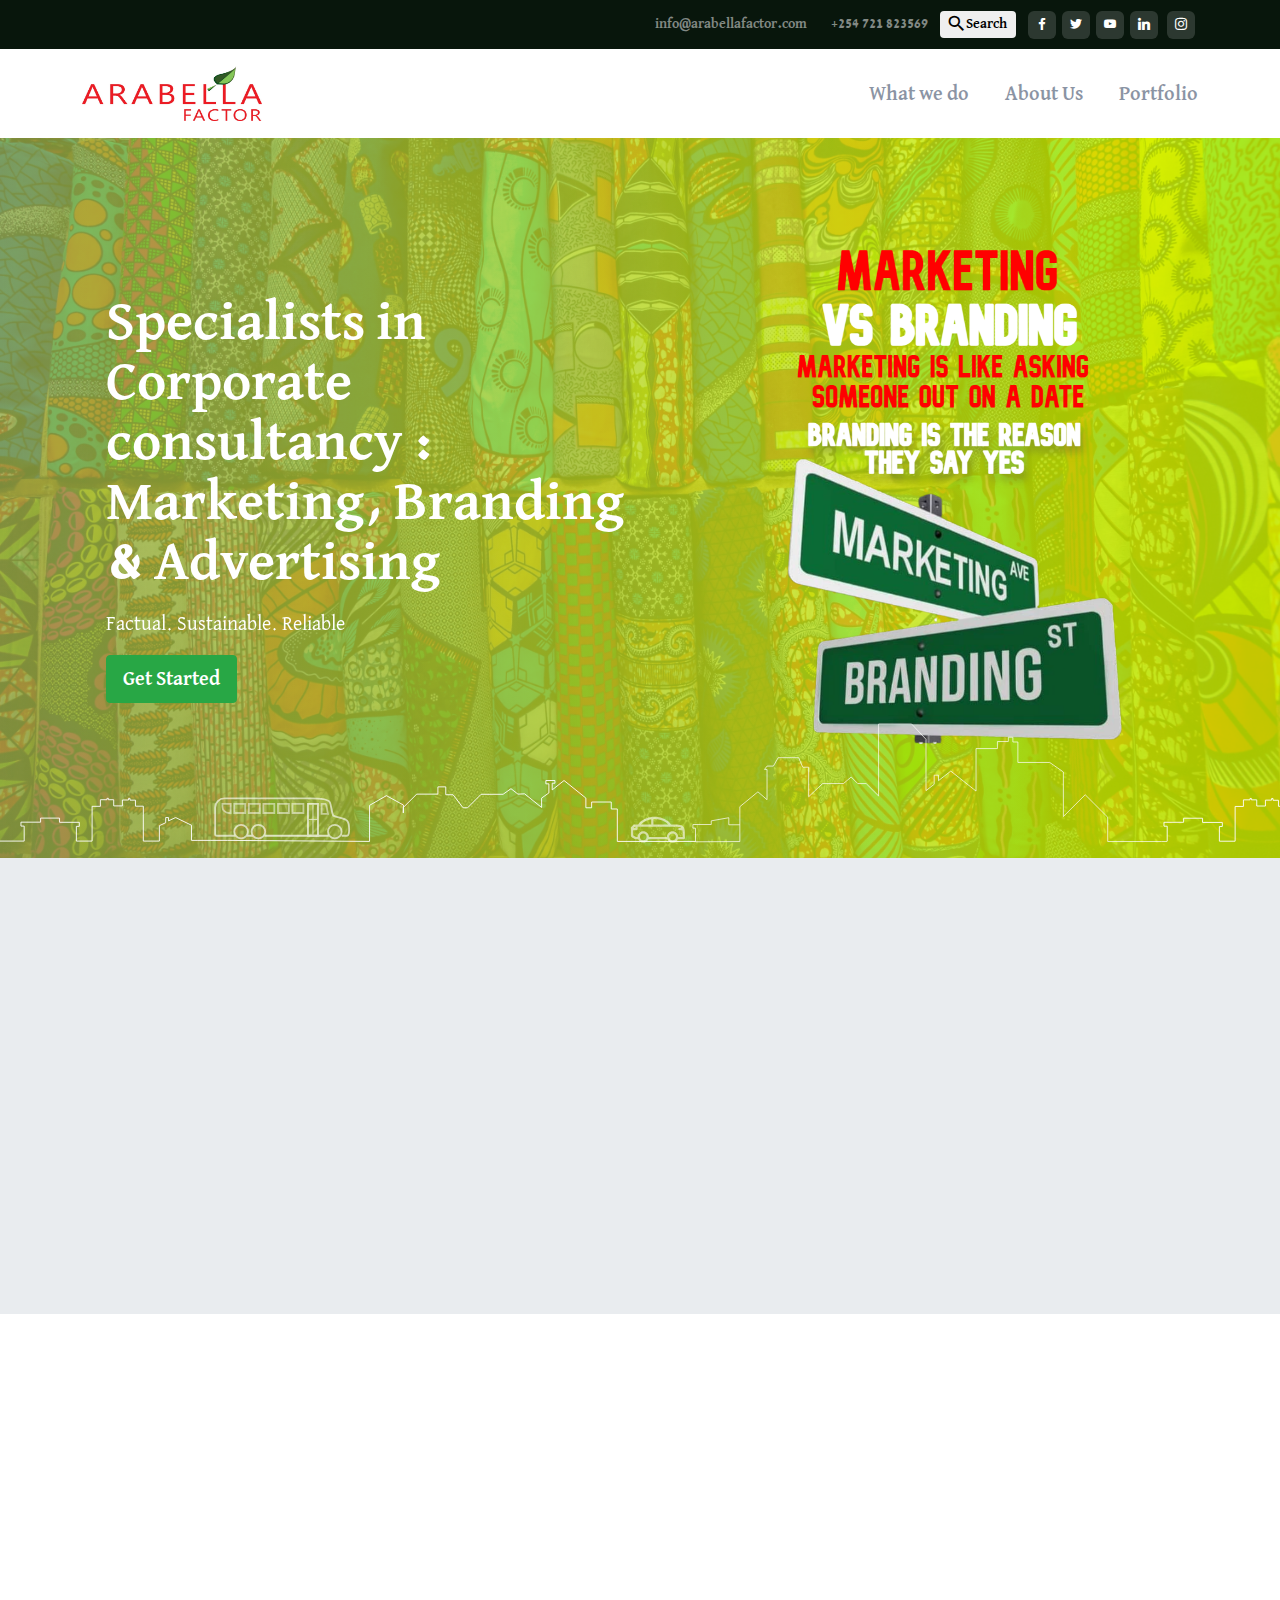
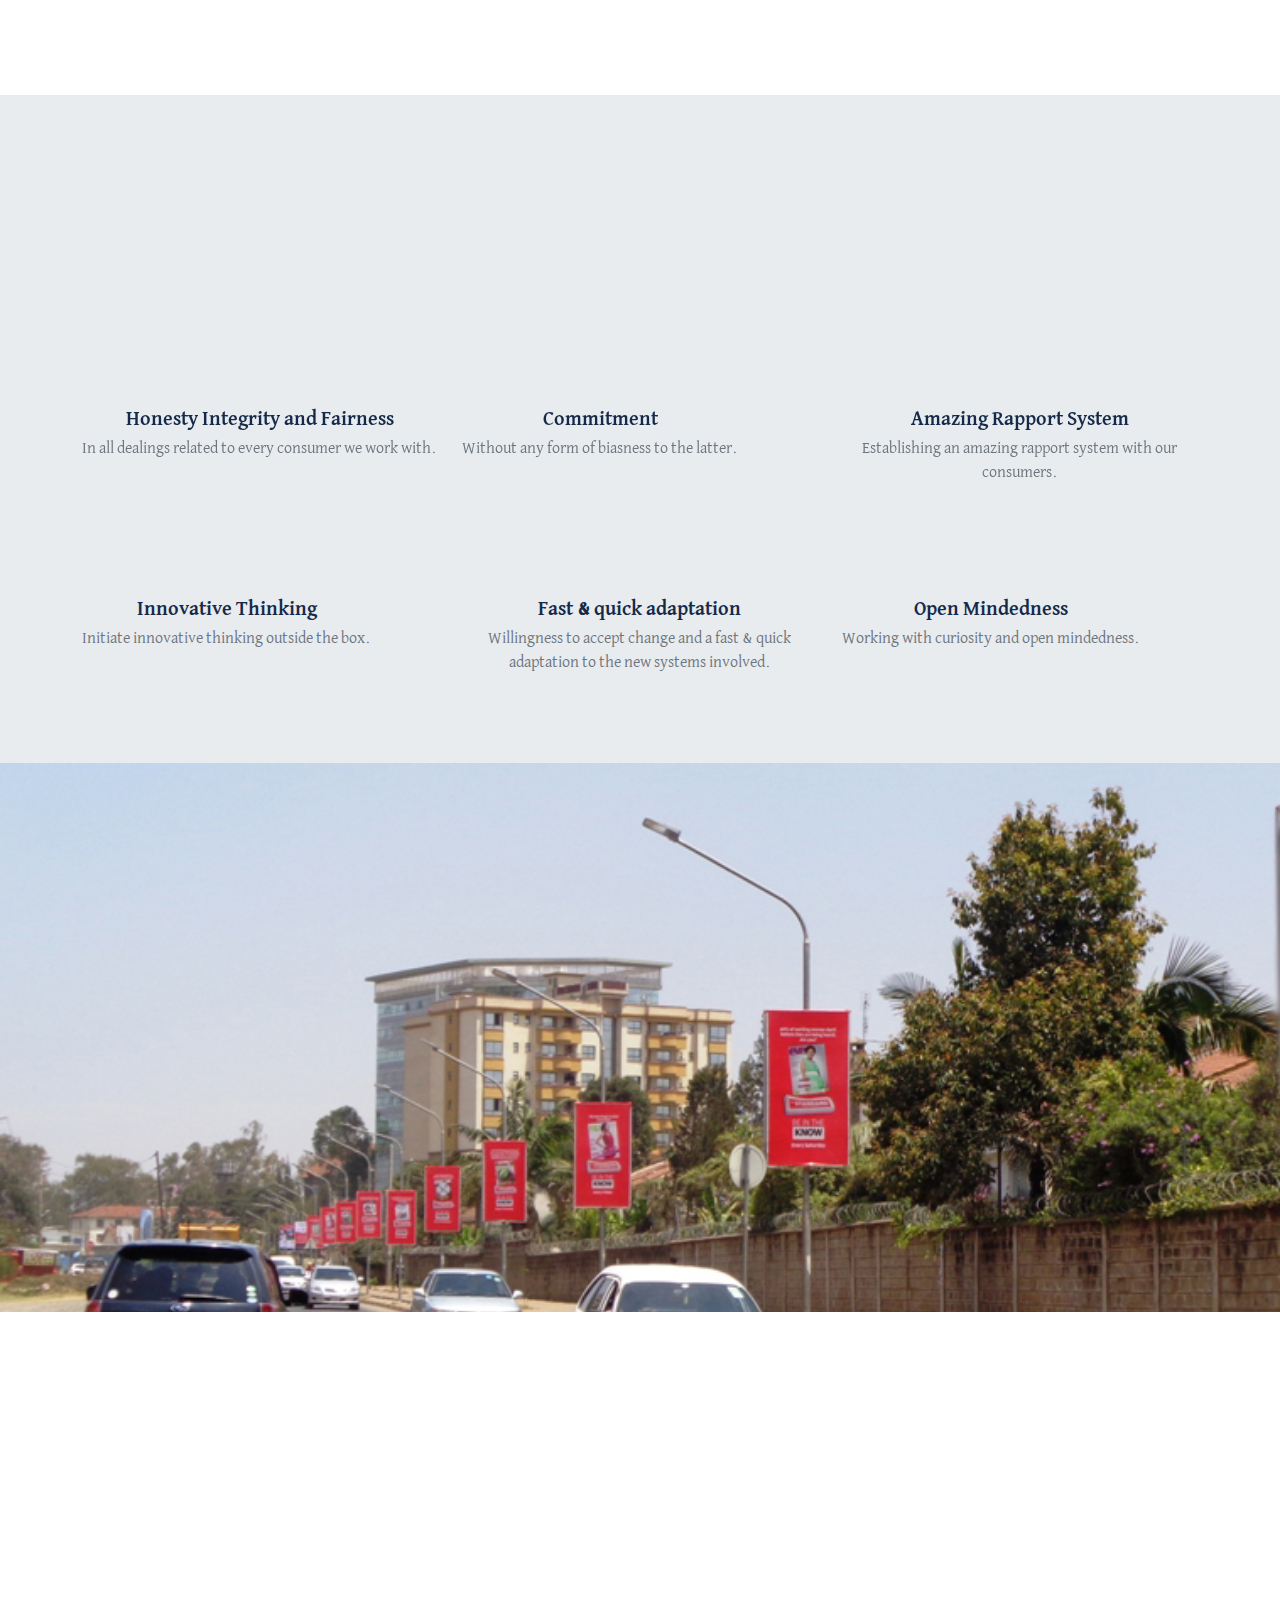
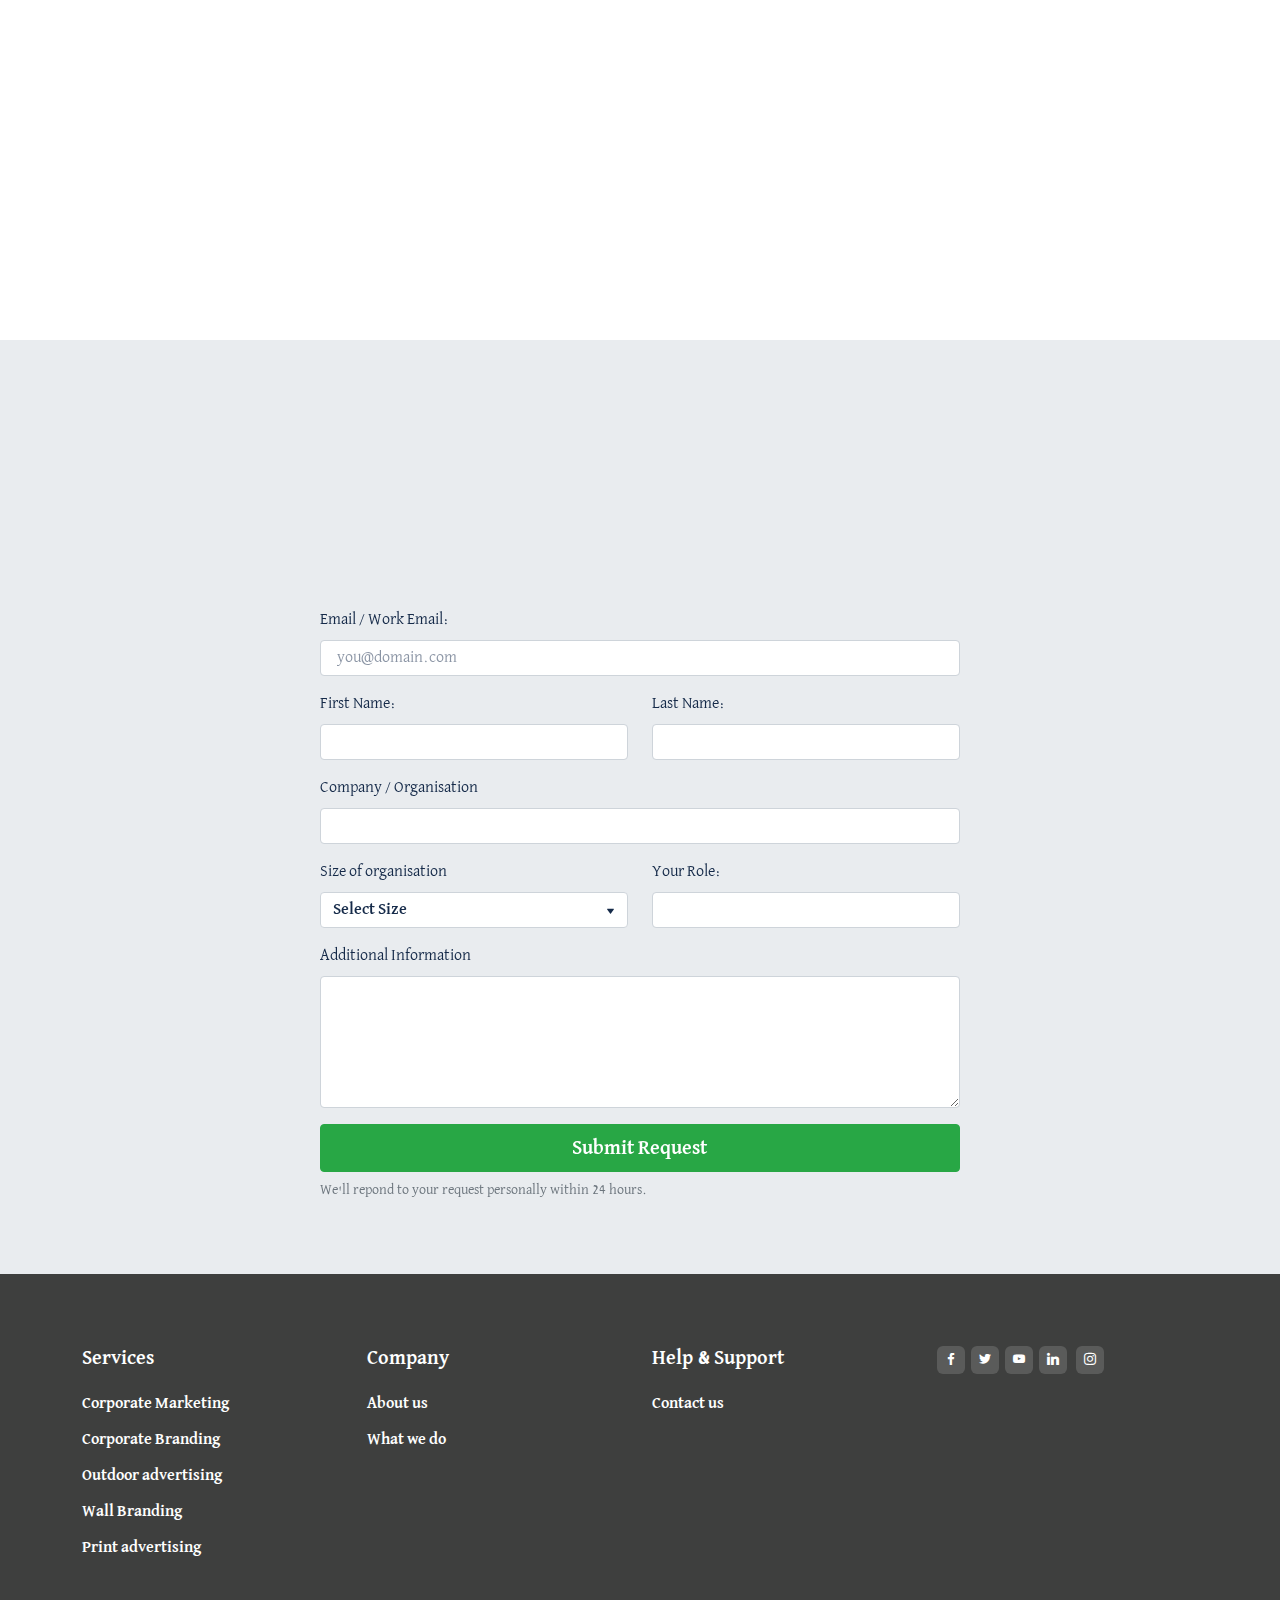
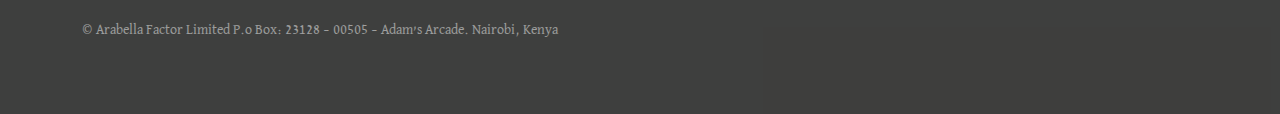
<file: index.html>
<!DOCTYPE html>
<html lang="en">
<meta http-equiv="content-type" content="text/html;charset=utf-8" />
<head>

    <!-- Global site tag (gtag.js) - Google Analytics -->
    <script async src="https://www.googletagmanager.com/gtag/js?id=UA-52115242-15"></script>
    <script>
      window.dataLayer = window.dataLayer || [];

      function gtag()
      {
        dataLayer.push(arguments);
      }
      gtag('js', new Date());
      gtag('config', 'UA-52115242-15');
    </script>

    <meta charset="utf-8">
    <title>Arabella Factor Limited</title>
    <meta name="viewport" content="width=device-width, initial-scale=1.0">
    <meta name="description" content="A corporate Bootstrap theme by Medium Rare">
    <link href="https://fonts.googleapis.com/icon?family=Material+Icons" rel="stylesheet">
    <link rel="preconnect" href="https://fonts.googleapis.com">
<link rel="preconnect" href="https://fonts.gstatic.com" crossorigin>
<link href="https://fonts.googleapis.com/css2?family=David+Libre:wght@400;500;700&display=swap" rel="stylesheet">  <link href="assets/css/theme.css" rel="stylesheet" type="text/css" media="all">
    <link href="assets/css/custom.css" rel="stylesheet" type="text/css" media="all">
    <script type="text/javascript" src="assets/js/scrollreveal.js"></script>

  </head>
  <body>
    <nav class="navbar navbar-expand-lg navbar-dark bg-dark py-0">
        <div class="container">
          <div class="collapse navbar-collapse navMenu justify-content-between">
            <div class="d-flex justify-content-end justify-content-lg-start pt-1 pt-lg-0">
            </div>
            </div>
            <div class="py-1 d-flex align-items-center justify-content-end">
              <ul class="navbar-nav d-flex flex-row">
                <li class="nav-item">
                  <a href="#" class="text-small nav-link px-2">info@arabellafactor.com</a>
                </li>
                <li class="nav-item">
                    <a href="#" class="text-small nav-link px-2">+254 721 823569</a>
                  </li>
                
              </ul>
              <button class="btn btn-sm mr-2" data-toggle="collapse" data-target="#searchCollapse"><i class="material-icons">search</i> Search</button>
              <ul class="list-social-links d-flex mb-lg-0">
                <li class="text-white"><a href="#"><i class="socicon-facebook"></i></a></li>
                <li class="text-white"><a href="#"><i class="socicon-twitter"></i></a></li>
                <li class="text-white"><a href="#"><i class="socicon-youtube"></i></a></li>
                <li class="text-white"><a href="#"><i class="socicon-linkedin"></i></a></li>
                <li class="text-white"><a href="#"><i class="socicon-instagram"></i></a></li>
              </ul>
            </div>
          </div>
        </div>
      </nav>
      <div id="searchCollapse" class="bg-dark collapse">
        <div class="container px-3 px-sm-0 px-lg-2">
          <div class="input-group input-group-lg pb-2">
            <div class="input-group-prepend">
              <span class="input-group-text" id="navSearch">
                <i class="material-icons">search</i>
              </span>
            </div>
            <input type="search" class="form-control" placeholder="Search" aria-label="Search">
          </div>
        </div>
      </div>
      <nav class="navbar navbar-expand-lg navbar-light bg-white sticky-top">
        <div class="container">
          <a class="navbar-brand" href="index.html">
            <img alt="Arabella Factor" src="assets/img/logo/logo.jpeg" class="logo">
          </a>
          <button class="navbar-toggler" type="button" data-toggle="collapse" data-target=".navMenu" aria-expanded="false" aria-label="Toggle navigation">
            <span class="navbar-toggler-icon"></span>
          </button>
  
          <div class="collapse navbar-collapse justify-content-end navMenu">
  
            <ul class="navbar-nav">
  
              <li class="nav-item">
                <a class="nav-link h5" href="our-services.html">What we do</a>
              </li>
              <li class="nav-item">
                <a class="nav-link h5" href="about-us.html">About Us</a>
              </li>
              <li class="nav-item">
                <a class="nav-link h5" href="portfolio.html">Portfolio</a>
              </li>
  
            </ul>
          </div>
        </div>
      </nav>
      <section class="front-banner bg-gradient-1 bg-dark height-lg-80">
        <img src="assets/img/frontpage/arabella-factor-branding.jpg" alt="bg" class="bg-image opacity-20">
      <div class="container">
          <div class="row justify-content-around align-items-center">
            <div class="col-md-6 mb-3 mb-md-0">
              <h1 class="text-white display-4 hero-text">
                Specialists in 
                Corporate consultancy :
                Marketing, Branding & Advertising
              </h1>
              <p class="lead text-white">Factual. Sustainable. Reliable</p>
              <a href="#contact-form" class="btn btn-lg btn-success">Get Started</a>
            </div>
            <div class="col-md-5 col-xl-5">
         
              <img src="assets/img/frontpage/marketing-versus-branding.png" alt="Marketing versus Branding" class="mvb pt-md-5 pt-lg-0">
            </div>
          </div>
        </div>
      </section>
        <section>
          <div class="container mission-statement">
            <div class="row">
              <div class="col align-self-center mb-3 mb-lg-0">
                <div class="pr-lg-4">
                  <span class="text-left d-block h2">&#x201C;Our mission is to forge appropriate awareness between our brands and consumers by creating the most innovative and eye catching adverts.&#x201D;</span>
                  <span class="author">&#x2014; Lindah Abdallah, Director Of Marketing Operations</span>
                </div>
              </div>
              <div class="col-lg-7">
                <div class="row">
                  <div class="col-md-7 d-lg-flex">
        <a href="#" class="card hover-effect">
          <img class="card-img flex-lg-grow-1" src="assets/img/frontpage/mission-statement-image.jpg" alt="Mission Statement Image" />
         
        </a> 
                  </div>
                  <div class="col-md-5 d-md-flex">
                    <div class="row flex-md-fill">
                      <div class="col-6 col-md-12 d-flex">
        <a href="#" class="card text-center hover-effect flex-fill">
            <div class="card-body d-flex flex-column align-items-center justify-content-center py-2">
                <img src="assets/img/icons/gpp_good_black_24dp.svg"  class="icon mt-2 mb-3 icon-lg" alt="assets/img/icons/icon01.svg">
               
            </div>
        </a> 
                      </div>
                      <div class="col-6 col-md-12 d-flex">
        <a href="#" class="card text-center flex-fill bg-dark hover-effect">
            <div class="card-body d-flex flex-column align-items-center justify-content-center py-2">
              <svg width="58" height="58" viewBox="0 0 58 58" fill="none" xmlns="http://www.w3.org/2000/svg" class="icon mt-2 mb-3 icon-lg text-white">
                <path d="M9.18047 22.892L23.5845 8.489C25.7245 3.497 30.6825 -2.13623e-07 36.4575 -2.13623e-07C44.1895 -2.13623e-07 50.4575 6.268 50.4575 14C50.4575 19.775 46.9605 24.734 41.9685 26.873L18.6835 50.161C18.4946 50.3466 18.2405 50.4509 17.9756 50.4515C17.7107 50.452 17.4562 50.3488 17.2665 50.164C17.1728 50.0711 17.0984 49.9606 17.0478 49.8388C16.9971 49.717 16.9712 49.5863 16.9715 49.4544C16.9718 49.3224 16.9983 49.1919 17.0494 49.0703C17.1006 48.9487 17.1754 48.8385 17.2695 48.746L38.1115 27.904C37.5695 27.968 37.0175 28.001 36.4585 28.001C33.0902 28.0058 29.834 26.7913 27.2915 24.582L4.54147 47.332C4.35265 47.5181 4.0984 47.6227 3.83329 47.6235C3.56818 47.6242 3.31334 47.521 3.12347 47.336C3.02982 47.2431 2.95557 47.1325 2.90502 47.0106C2.85446 46.8888 2.82862 46.7581 2.829 46.6262C2.82937 46.4942 2.85594 46.3637 2.90718 46.2421C2.95842 46.1206 3.0333 46.0104 3.12747 45.918L25.8775 23.168C23.6682 20.6255 22.4537 17.3693 22.4585 14.001C22.4585 13.441 22.4915 12.891 22.5555 12.348L10.5955 24.308C10.2125 24.69 9.57447 24.673 9.19547 24.294C9.10203 24.2033 9.02749 24.095 8.97616 23.9754C8.92483 23.8557 8.89774 23.7271 8.89643 23.5969C8.89513 23.4667 8.91965 23.3376 8.96858 23.2169C9.0175 23.0963 9.08986 22.9865 9.18147 22.894L9.18047 22.892ZM0.297471 31.775L4.94447 27.128C5.13329 26.9411 5.38786 26.8357 5.65354 26.8344C5.91922 26.833 6.17482 26.936 6.36547 27.121C6.46019 27.2137 6.53533 27.3244 6.58645 27.4467C6.63757 27.569 6.66362 27.7003 6.66306 27.8328C6.6625 27.9653 6.63534 28.0963 6.58319 28.2182C6.53105 28.34 6.45497 28.4501 6.35947 28.542L1.71247 33.189C1.52352 33.3749 1.26919 33.4794 1.00408 33.48C0.738978 33.4805 0.484213 33.3772 0.294471 33.192C0.200908 33.0992 0.126704 32.9887 0.0761559 32.867C0.0256081 32.7452 -0.000275903 32.6147 3.14633e-06 32.4829C0.000282196 32.3511 0.0267182 32.2206 0.077781 32.0991C0.128844 31.9776 0.203516 31.8674 0.297471 31.775V31.775ZM24.4575 14C24.4575 20.627 29.8305 26 36.4575 26C43.0845 26 48.4575 20.627 48.4575 14C48.4575 7.373 43.0845 2 36.4575 2C29.8305 2 24.4575 7.373 24.4575 14V14ZM35.8005 4.959C35.8323 4.83155 35.8888 4.71161 35.967 4.60603C36.0451 4.50044 36.1433 4.41128 36.2558 4.34363C36.3684 4.27599 36.4932 4.23118 36.6232 4.21177C36.7531 4.19235 36.8855 4.19872 37.013 4.2305C37.1404 4.26228 37.2604 4.31885 37.3659 4.39698C37.4715 4.47512 37.5607 4.57328 37.6283 4.68587C37.696 4.79846 37.7408 4.92328 37.7602 5.05318C37.7796 5.18309 37.7733 5.31555 37.7415 5.443C37.6725 5.718 37.6305 6.276 37.7455 7.013C37.9435 8.276 38.5585 9.534 39.7415 10.716C40.9235 11.899 42.1815 12.514 43.4455 12.712C44.1815 12.827 44.7395 12.785 45.0145 12.716C45.2693 12.6587 45.5365 12.7033 45.7588 12.8404C45.9812 12.9775 46.141 13.1961 46.2043 13.4495C46.2675 13.703 46.2291 13.9711 46.0972 14.1966C45.9653 14.422 45.7504 14.5869 45.4985 14.656C44.9815 14.786 44.1605 14.849 43.1355 14.688C41.4645 14.426 39.8165 13.62 38.3265 12.131C36.8365 10.641 36.0315 8.993 35.7695 7.322C35.6095 6.297 35.6715 5.476 35.8005 4.959V4.959Z" transform="translate(3.77661 2.79907)" fill="#333333" />
              </svg>
            </div>
        </a> 
                      </div>
                    </div>
                  </div>
                </div>
              </div>
            </div>
          </div>
        </section>
        <section class="bg-white">
          <div class="container">
            <div class="row justify-content-around align-items-center">
              <div class="col-sm-6 col-lg-4 mb-3 mb-sm-0">
                <img class="rounded" src="assets/img/frontpage/arabella-factor-branding.jpg" alt="Arabella Factor Branding Services">
              </div>
              <div class="text-right col-sm-6 col-lg-5">
                <span class="h2">Vision</span>
                <span class="h2 d-block mt-3 mt-md-4">To provide access to the most innovative, competitive and creative Ads to our clients.</span>
              </div>
            </div>
          </div>
        </section>

        <section>
          <div class="container">
            <div class="row justify-content-center text-center">
              <div class="col-lg-10 col-xl-9">
                <h2 class="text-title mb-3 display-4">
                  We uphold values with great responsibility
                </h2>
              </div>
              <div class="col-12 col-md-4 d-md-flex mb-4 mb-md-0">
                <div class="text-center">
                  <img src="assets/img/icons/recommend_black_24dp.svg" alt="Honesty Integrity and Fairness" class="icon mt-2 mb-3">
                  <div>
                    <h5 class="mb-1 mt-2">Honesty Integrity and Fairness</h5>
                    <p>In all dealings related to every consumer we work with.</p>
                  </div>
                </div>
              </div>
              <div class="col-12 col-md-4 d-md-flex mb-4 mb-md-0">
                <div class="text-center">
                  <img src="assets/img/icons/work_black_24dp.svg" alt="Commitment" class="icon mt-2 mb-3">
                  <div>
                    <h5 class="mb-1 mt-2">Commitment</h5>
                    <p>Without any form of biasness to the latter.</p>
                  </div>
                </div>
              </div>
              <div class="col-12 col-md-4 d-md-flex mb-4 mb-md-0">
                <div class="text-center">
                  <img src="assets/img/icons/gpp_good_black_24dp.svg" alt="Amazing Rapport System" class="icon mt-2 mb-3">
                  <div>
                    <h5 class="mb-1 mt-2">Amazing Rapport System</h5>
                    <p>Establishing an amazing rapport system with our consumers.</p>
        
                  </div>
                </div>
              </div>
              <div class="col-12 col-md-4 d-md-flex mb-4 mb-md-0">
                <div class="text-center">
                  <img src="assets/img/icons/emoji_objects_black_24dp.svg" alt="Innovative Thinking" class="icon mt-2 mb-3">
                  <div>
                    <h5 class="mb-1 mt-2">Innovative Thinking</h5>
                    <p>Initiate innovative thinking outside the box.</p>
        
                  </div>
                </div>
              </div>
              <div class="col-12 col-md-4 d-md-flex mb-4 mb-md-0">
                <div class="text-center">
                  <img src="assets/img/icons/bolt_black_24dp.svg" alt="Fast & quick adaptation" class="icon mt-2 mb-3">
                  <div>
                    <h5 class="mb-1 mt-2">Fast & quick adaptation</h5>
                    <p>Willingness to accept change and a fast & quick adaptation to the new systems involved.</p>
        
                  </div>
                </div>
              </div>
              <div class="col-12 col-md-4 d-md-flex mb-4 mb-md-0">
                <div class="text-center">
                  <img src="assets/img/icons/psychology_black_24dp.svg" alt="Open Mindedness" class="icon mt-2 mb-3">
                  <div>
                    <h5 class="mb-1 mt-2">Open Mindedness</h5>
                    <p>Working with curiosity and open mindedness.</p>
        
                  </div>
                </div>
              </div>
            </div>
          </div>
        </section>

        <section>
          <img class="bg-image" src="assets/img/portfolio/The Standard.jpg" alt="Background Image">
          <div class="container">
            <div class="row">
              <div class="col-lg-4 d-flex mb-3 mb-lg-0">
                <div class="row text-left">
                  <div class="col-md-6 col-lg-12">
                    <span class="h2 d-block mb-lg-3 text-dark">Navigate our popular products and services</span>
                  </div>
                  <div class="d-flex col-md-6 col-lg-12 mb-2 mb-md-0 align-items-end">
                    <div class="list-group flex-fill"> <a href="our-services.html#corporate-marketing" class="list-group-item list-group-item-action d-flex justify-content-between align-items-center mb-lg-0">
                <div class="d-flex align-items-center">
                    <span class="mb-0 text-dark py-1 font-weight-bold">Corporate Marketing</span>
                </div>
                <i class="material-icons d-block">keyboard_arrow_right</i>
            </a>
         <a href="our-services.html#corporate-branding" class="list-group-item list-group-item-action d-flex justify-content-between align-items-center mb-lg-0">
                <div class="d-flex align-items-center">
                    <span class="mb-0 text-dark py-1 font-weight-bold">Corporate Branding & Signages</span>
                </div>
                <i class="material-icons d-block">keyboard_arrow_right</i>
            </a>
         <a href="our-services.html#outside-advertising" class="list-group-item list-group-item-action d-flex justify-content-between align-items-center mb-lg-0">
                <div class="d-flex align-items-center">
                    <span class="mb-0 text-dark py-1 font-weight-bold">Outdoor advertising </span>
                </div>
                <i class="material-icons d-block">keyboard_arrow_right</i>
            </a>
         <a href="our-services.html#wall-branding" class="list-group-item list-group-item-action d-flex justify-content-between align-items-center mb-lg-0">
                <div class="d-flex align-items-center">
                    <span class="mb-0 text-dark py-1 font-weight-bold">Wall Branding</span>
                </div>
                <i class="material-icons d-block">keyboard_arrow_right</i>
            </a>
         <a href="print-advertising" class="list-group-item list-group-item-action d-flex justify-content-between align-items-center mb-lg-0">
                <div class="d-flex align-items-center">
                    <span class="mb-0 text-dark py-1 font-weight-bold">Print advertising</span>
                </div>
                <i class="material-icons d-block">keyboard_arrow_right</i>
            </a>
        
                    </div>
                  </div>
                </div>
              </div>
            </div>
          </div>
        </section>
        
        <section class="bg-white">
      <div class="container">
        <div class="row text-center">
          <div class="col">
            <h2 class="text-title mb-3 display-4">Some of our clients</h2>
          </div>
        </div>
          <div class="row">
            <div class="col-12 col-md-3 d-md-flex">
              <div class="text-center card">
                <div class="card-body py-4">
                  <img class="icon icon-lg-r text-dark" src="assets/img/frontpage/client-logos/AAR HOSPITAL LOGO.png" alt="AAR HOSPITAL">

                </div>
              </div>
            </div>
            <div class="col-12 col-md-3 d-md-flex">
              <div class="text-center card">
                <div class="card-body py-4">
                  <img class="icon icon-lg-r text-dark" src="assets/img/frontpage/client-logos/NAIROBI HOSPITAL LOGO.png" alt="NAIROBI HOSPITAL">

                </div>
              </div>
            </div>
            <div class="col-12 col-md-3 d-md-flex">
              <div class="text-center card">
                <div class="card-body py-4">
                  <img class="icon icon-lg-r text-dark" src="assets/img/frontpage/client-logos/i&mlogo_rebrand.svg" alt="I&M Bank">

               
                </div>
              </div>
            </div>
            <div class="col-12 col-md-3 d-md-flex">
              <div class="text-center card">
                <div class="card-body py-4">
                  <img class="icon icon-lg-r text-dark" src="assets/img/frontpage/client-logos/sportpesa_logo.png" alt="SportPesa">
                </div>
              </div>
            </div>
            <div class="col-12 col-md-3 d-md-flex">
              <div class="text-center card">
                <div class="card-body py-4">
                  <img class="icon icon-lg-r text-dark" src="assets/img/frontpage/client-logos/Millionaire’s casino.jpeg" alt="Millionaires Casino">

               
                </div>
              </div>
            </div>
            <div class="col-12 col-md-3 d-md-flex">
              <div class="text-center card">
                <div class="card-body py-4">
                  <img class="icon icon-lg-r text-dark" src="assets/img/frontpage/client-logos/KEROCHE  LOGO.png" alt="KEROCHE">

                  
                </div>
              </div>
            </div>
            <div class="col-12 col-md-3 d-md-flex">
              <div class="text-center card">
                <div class="card-body py-4">
                  <img class="icon icon-lg-r text-dark" src="assets/img/frontpage/client-logos/KENINDIA LOGO 2021 2.png" alt="KENINDIA">
                </div>
              </div>
            </div>
          </div>
      </div>
    </section>
    <section id="contact-form">
      <div class="container">
        <div class="row mb-4 text-center">
          <div class="col">
            <h2 class="text-title mb-3 display-4">Ready to take the next step?</h2>
            <p class="lead">Reach out to schedule a personalized meeting with our team. We’ll show you how Arabella can help you to turn ideas into extra ordinary experiences</p>
          </div>
        </div>
        <div class="row justify-content-center">
          <div class="col-xl-7 col-lg-8">
            <form>
              <div class="row">
                <div class="col">
                  <div class="form-group">
                    <label for="rich-form-1-email">Email / Work Email:</label>
                    <input id="rich-form-1-email" type="email" class="form-control" placeholder="you@domain.com" name="email">
                  </div>
                </div>
              </div>
              <div class="row">
                <div class="col-sm-6">
                  <div class="form-group">
                    <label for="rich-form-1-first">First Name:</label>
                    <input id="rich-form-1-first" type="text" class="form-control" name="first-name">
                  </div>
                </div>
                <div class="col-sm-6">
                  <div class="form-group">
                    <label for="rich-form-1-last">Last Name:</label>
                    <input id="rich-form-1-last" type="text" class="form-control" name="last-name">
                  </div>
                </div>
              </div>
              <div class="row">
                <div class="col">
                  <div class="form-group">
                    <label for="rich-form-1-org">Company / Organisation</label>
                    <input class="form-control" id="rich-form-1-org" type="text" name="org">
                  </div>
                </div>
              </div>
              <div class="row">
                <div class="col-sm-6">
                  <div class="form-group">
                    <label for="rich-form-1-select">Size of organisation</label>
                    <select class="custom-select form-control" id="rich-form-1-select">
                      <option selected>Select Size</option>
                      <option value="1">0 - 10 Members</option>
                      <option value="2">10 - 100 Members</option>
                      <option value="3">100+ Members</option>
                    </select>
                  </div>
                </div>
                <div class="col-sm-6">
                  <div class="form-group">
                    <label for="rich-form-1-role">Your Role:</label>
                    <input id="rich-form-1-role" name="role" type="text" class="form-control">
                  </div>
                </div>
              </div>
              <div class="row">
                <div class="col">
                  <div class="form-group">
                    <label for="rich-form-1-text">Additional Information</label>
                    <textarea name="text" id="rich-form-1-text" rows="5" class="form-control"></textarea>
                  </div>
                </div>
              </div>
              <div class="row">
                <div class="col">
                  <button class="btn btn-success btn-lg btn-block mb-1" type="submit">Submit Request</button>
                  <small>We&apos;ll repond to your request personally within 24 hours.</small>
                </div>
              </div>
            </form>
          </div>
        </div>
      </div>
    </section>
    
    <footer class="spacer-y-3 bg-dark-shade">
      <div class="container">
        <div class="row">
              
          <div class="col-6 col-md-3 mb-3 mb-md-0">
            
            <h5 class="text-white">Services</h5>
            <ul class="list-unstyled">
              <li class="py-0 py-md-1"><a href="our-services.html#corporate-marketing" class="text-white">Corporate Marketing</a>
              </li>
              <li class="py-0 py-md-1"><a href="our-services.html#corporate-branding" class="text-white">Corporate Branding</a>
              </li>
              <li class="py-0 py-md-1"><a href="our-services.html#outdoor-advertising" class="text-white">Outdoor advertising</a>
              </li>
              <li class="py-0 py-md-1"><a href="our-services.html#wall-branding" class="text-white">Wall Branding</a>
              </li>
              <li class="py-0 py-md-1"><a href="our-services.html#print-advertising" class="text-white">Print advertising</a>
              </li>
            </ul>
          </div>
          <div class="col-6 col-md-3 mb-3 mb-md-0">
            <h5 class="text-white">Company</h5>
            <ul class="list-unstyled">
              <li class="py-0 py-md-1"><a href="about-us.html" class="text-white">About us</a>
              </li>
              <li class="py-0 py-md-1"><a href="our-services.html" class="text-white">What we do</a>
              </li>
             
            </ul>
          </div>
          <div class="col-12 col-md-3 mb-3 mb-md-0">
            <h5 class="text-white">Help &amp; Support</h5>
            <ul class="list-unstyled">
              <li class="py-0 py-md-1"><a href="#contact-form" class="text-white">Contact us</a>
              </li>
             </ul>
          </div>
          <div class="col-12 col-md-3">
            
            <ul class="list-social-links">
              <li class="text-white"><a href="#"><i class="socicon-facebook"></i></a>
              </li>
              <li class="text-white"><a href="#"><i class="socicon-twitter"></i></a>
              </li>
              <li class="text-white"><a href="#"><i class="socicon-youtube"></i></a>
              </li>
              <li class="text-white"><a href="#"><i class="socicon-linkedin"></i></a>
              </li>
              <li class="text-white"><a href="#"><i class="socicon-instagram"></i></a>
              </li>
            </ul>
          </div>
        </div>
        <div class="row mt-3 mt-md-4">
          <div class="col">
            <span class="text-small text-white opacity-50">&copy; Arabella Factor Limited P.o Box: 23128 – 00505 – Adam’s Arcade.
              Nairobi, Kenya
              </span>
          </div>
        </div>

      </div>
    </footer>
    <script type="text/javascript" src="assets/js/jquery-3.2.1.min.js"></script>
    <script type="text/javascript" src="assets/js/popper.min.js"></script>
    <script type="text/javascript" src="assets/js/prism.min.js"></script>
    <script type="text/javascript" src="assets/js/smooth-scroll.polyfills.min.js"></script>
    <script type="text/javascript" src="assets/js/scrollMonitor.js"></script>
    <script type="text/javascript" src="assets/js/bootstrap.min.js"></script>
    <script type="text/javascript" src="assets/js/clipboard.min.js"></script>
    <script type="text/javascript" src="assets/js/jquery.countdown.min.js"></script>
    <script type="text/javascript" src="assets/js/flickity.pkgd.min.js"></script>
    <script type="text/javascript" src="assets/js/isotope.pkgd.min.js"></script>
    <script type="text/javascript" src="assets/js/jquery.smartWizard.js"></script>
    <script type="text/javascript" src="assets/js/jquery.fancybox.min.js"></script>
    <script type="text/javascript" src="assets/js/zoom-vanilla.min.js"></script>
    <script type="text/javascript" src="assets/js/theme.js"></script>
    <script type="text/javascript" src="assets/js/main.js"></script>

    </body>
    </html>
</file>
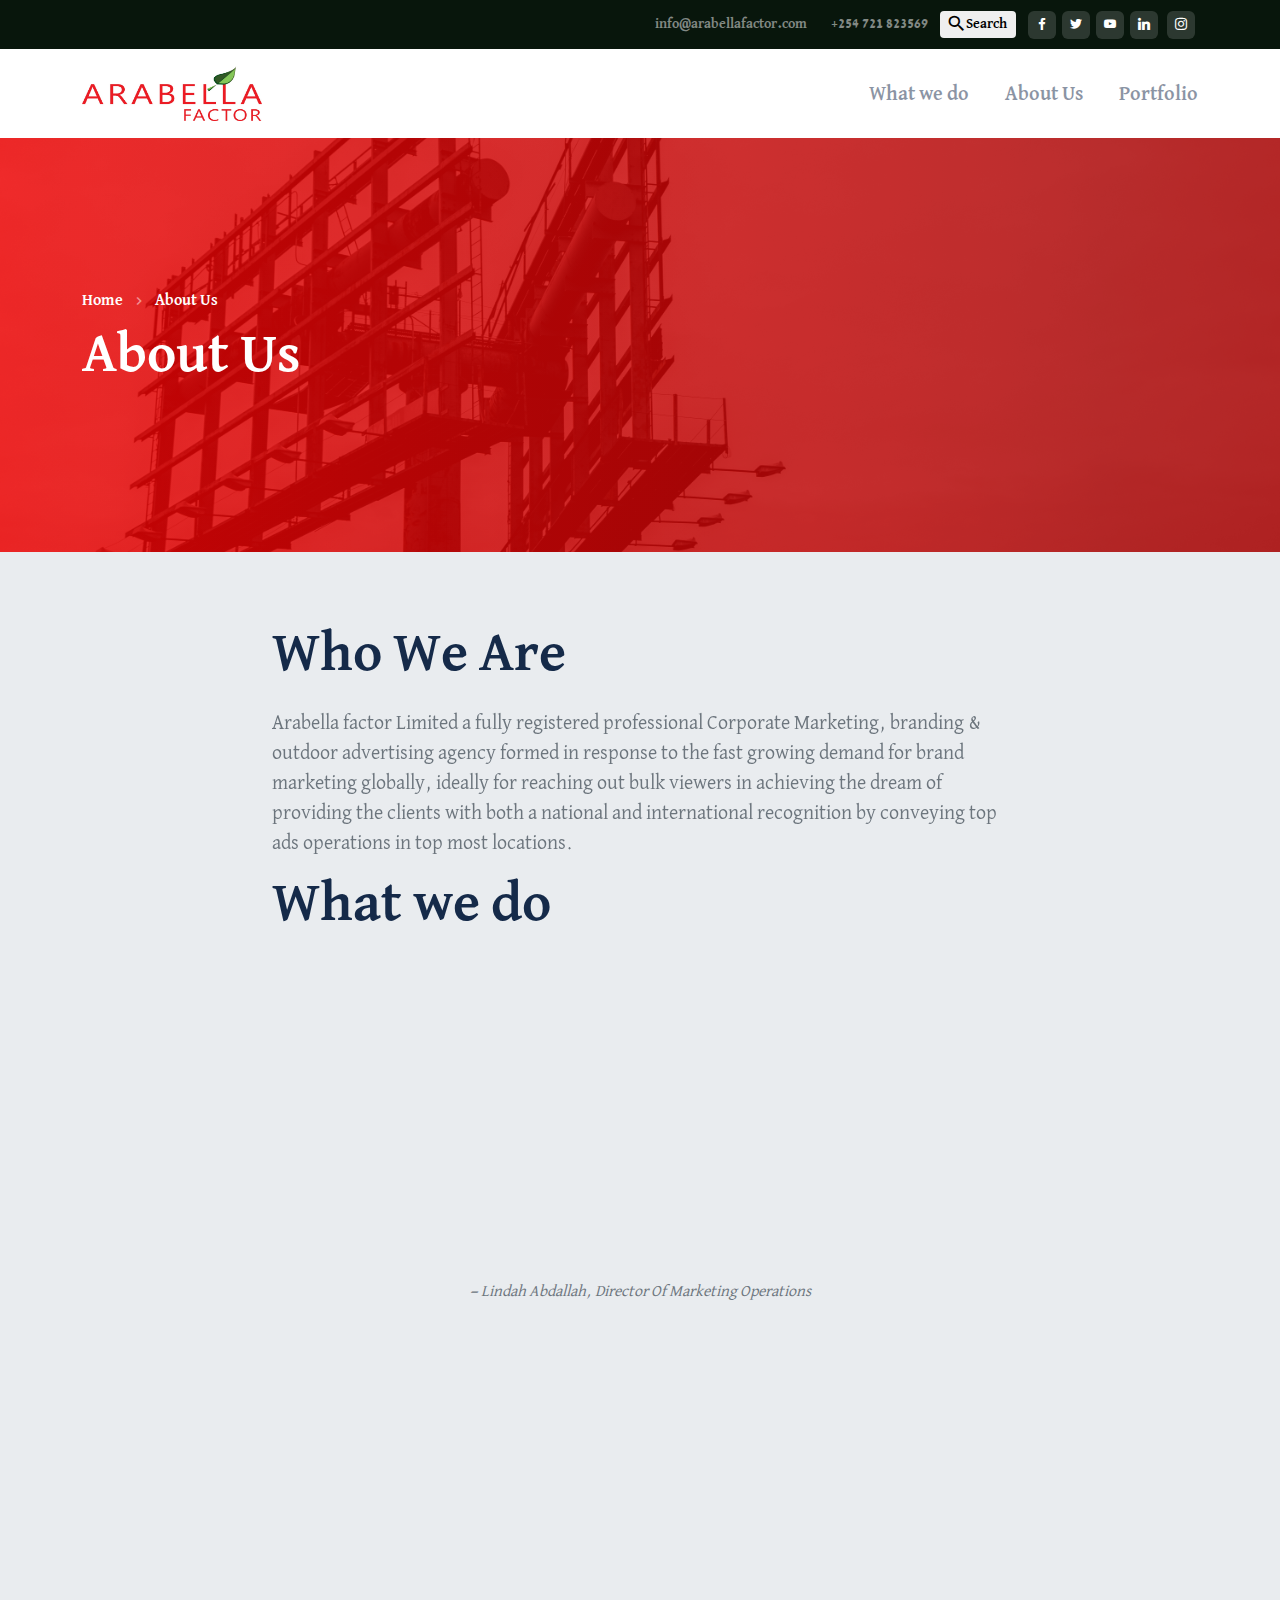
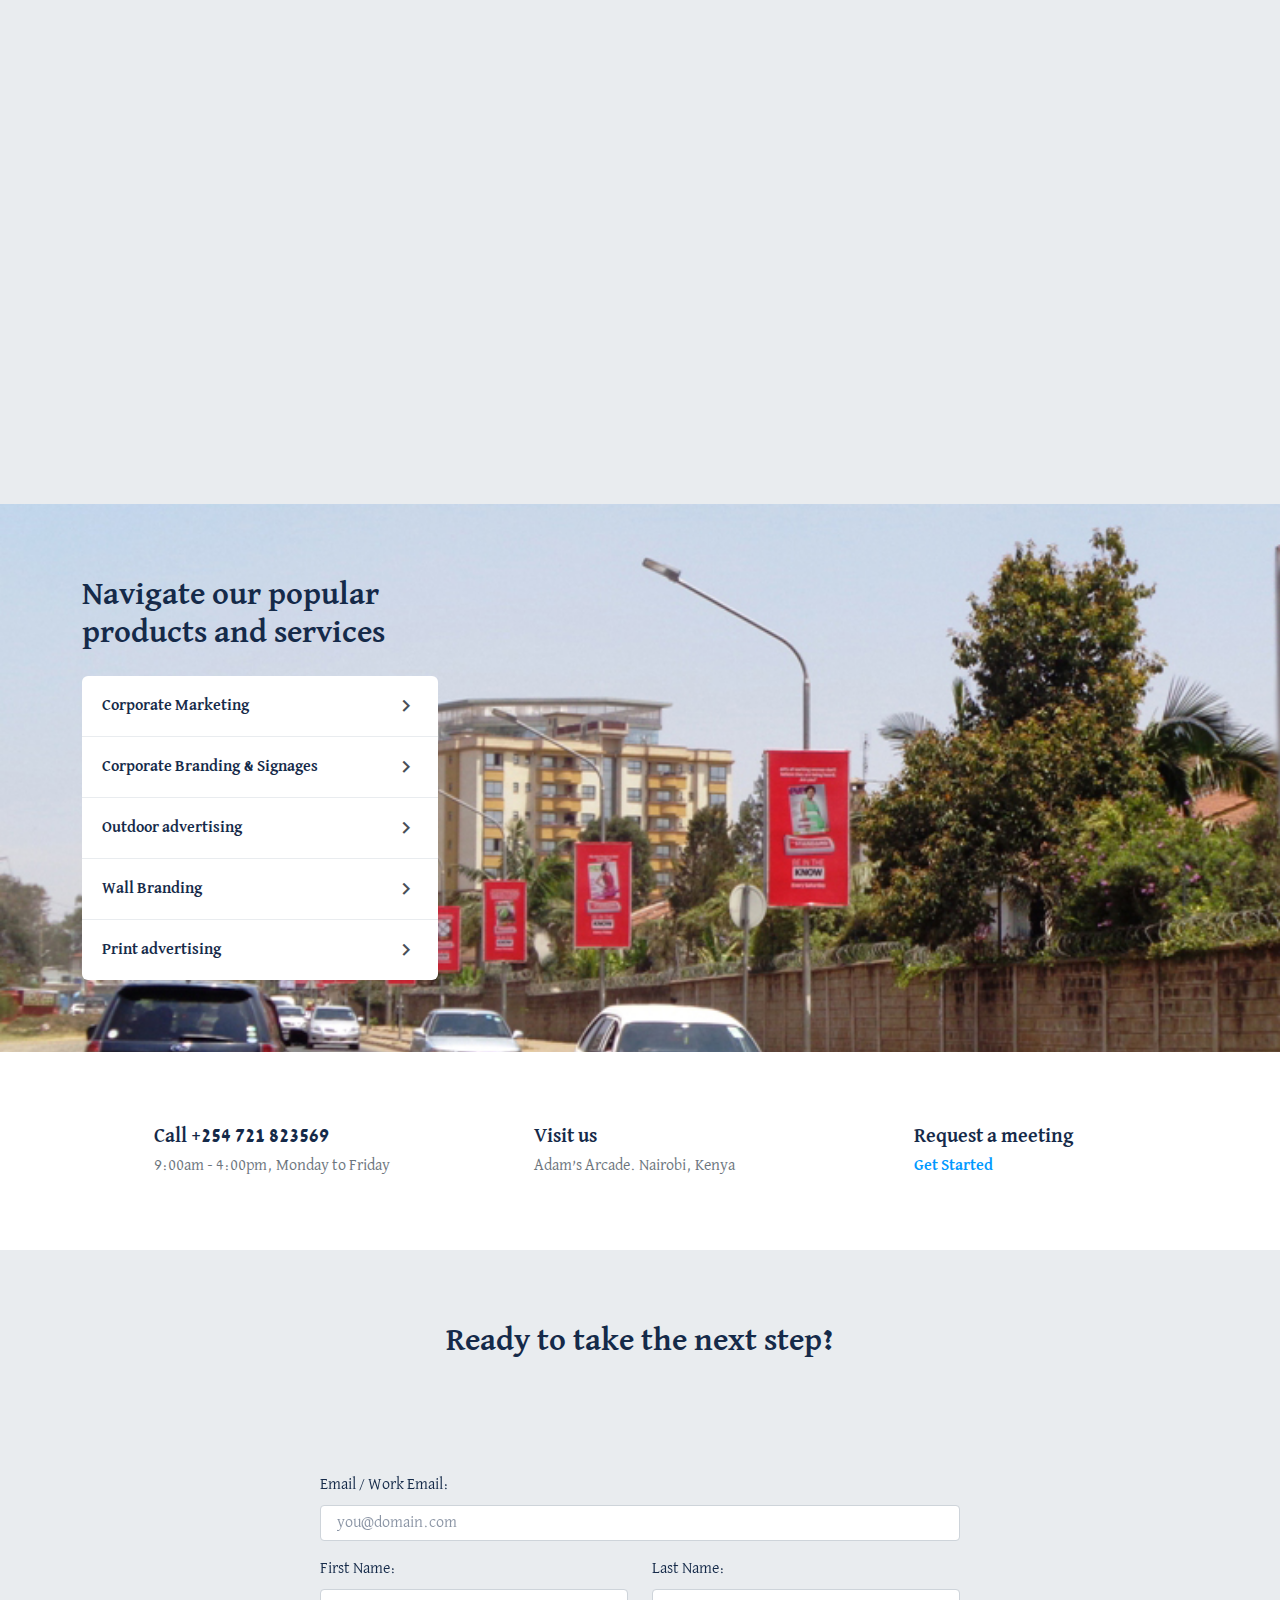
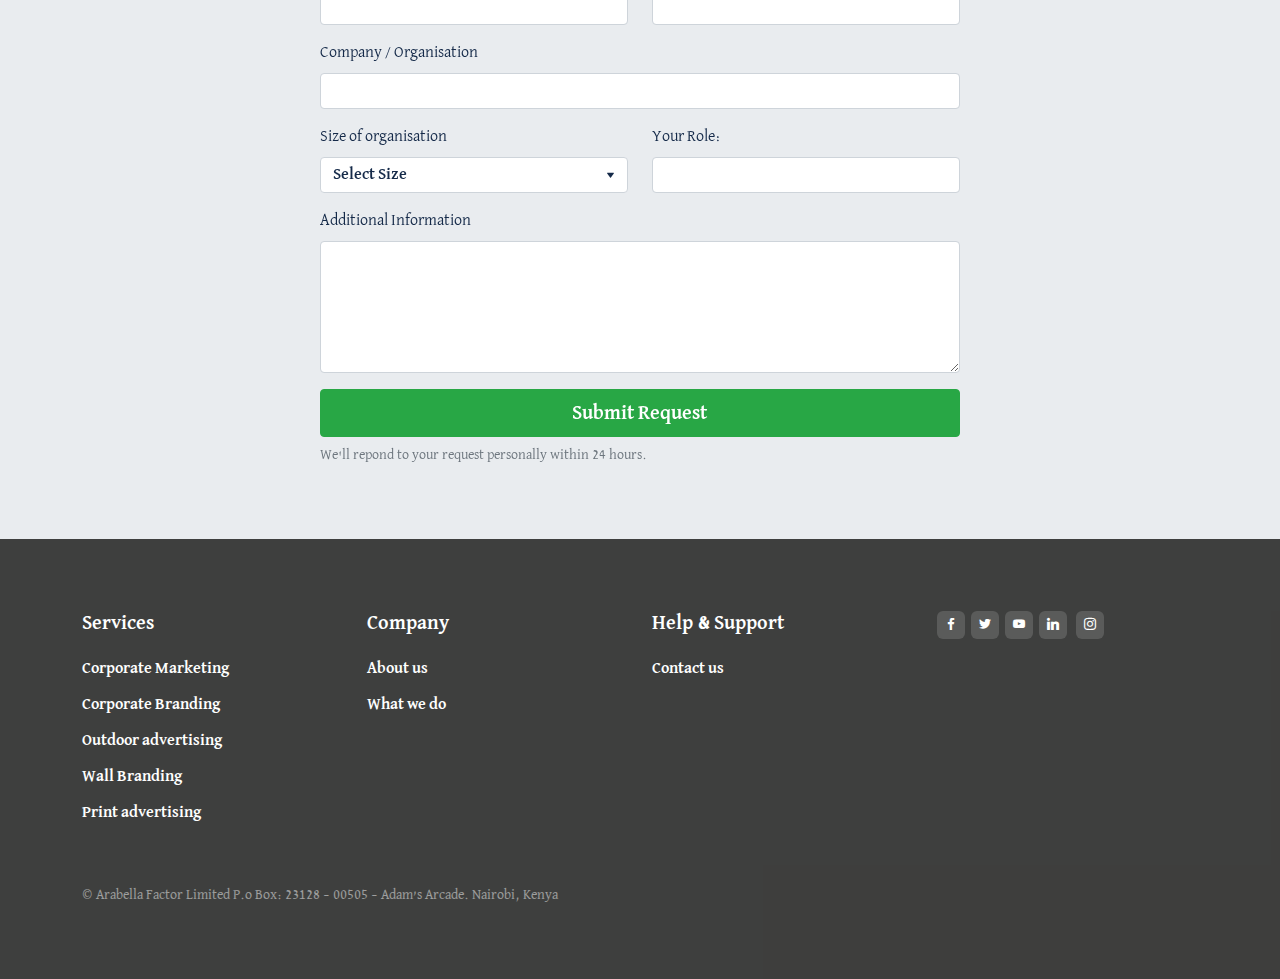
<file: about-us.html>
<!DOCTYPE html>
<html lang="en">
<meta http-equiv="content-type" content="text/html;charset=utf-8" />
<head>

    <!-- Global site tag (gtag.js) - Google Analytics -->
    <script async src="https://www.googletagmanager.com/gtag/js?id=UA-52115242-15"></script>
    <script>
      window.dataLayer = window.dataLayer || [];

      function gtag()
      {
        dataLayer.push(arguments);
      }
      gtag('js', new Date());
      gtag('config', 'UA-52115242-15');
    </script>

    <meta charset="utf-8">
    <title>Arabella Factor Limited</title>
    <meta name="viewport" content="width=device-width, initial-scale=1.0">
    <meta name="description" content="A corporate Bootstrap theme by Medium Rare">
    <link href="https://fonts.googleapis.com/icon?family=Material+Icons" rel="stylesheet">
    <link rel="preconnect" href="https://fonts.googleapis.com">
<link rel="preconnect" href="https://fonts.gstatic.com" crossorigin>
<link href="https://fonts.googleapis.com/css2?family=David+Libre:wght@400;500;700&display=swap" rel="stylesheet">  <link href="assets/css/theme.css" rel="stylesheet" type="text/css" media="all">
    <link href="assets/css/custom.css" rel="stylesheet" type="text/css" media="all">
    <script type="text/javascript" src="assets/js/scrollreveal.js"></script>

  </head>
  <body>
    <nav class="navbar navbar-expand-lg navbar-dark bg-dark py-0">
        <div class="container">
          <div class="collapse navbar-collapse navMenu justify-content-between">
            <div class="d-flex justify-content-end justify-content-lg-start pt-1 pt-lg-0">
           
                
              </div>
            </div>
            <div class="py-1 d-flex align-items-center justify-content-end">
              <ul class="navbar-nav d-flex flex-row">
                <li class="nav-item">
                  <a href="#" class="text-small nav-link px-2">info@arabellafactor.com</a>
                </li>
                <li class="nav-item">
                    <a href="#" class="text-small nav-link px-2">+254 721 823569</a>
                  </li>
                
              </ul>
              <button class="btn btn-sm mr-2" data-toggle="collapse" data-target="#searchCollapse"><i class="material-icons">search</i> Search</button>
              <ul class="list-social-links d-flex mb-lg-0">
                <li class="text-white"><a href="#"><i class="socicon-facebook"></i></a></li>
                <li class="text-white"><a href="#"><i class="socicon-twitter"></i></a></li>
                <li class="text-white"><a href="#"><i class="socicon-youtube"></i></a></li>
                <li class="text-white"><a href="#"><i class="socicon-linkedin"></i></a></li>
                <li class="text-white"><a href="#"><i class="socicon-instagram"></i></a></li>
              </ul>
            </div>
          </div>
        </div>
      </nav>
      <div id="searchCollapse" class="bg-dark collapse">
        <div class="container px-3 px-sm-0 px-lg-2">
          <div class="input-group input-group-lg pb-2">
            <div class="input-group-prepend">
              <span class="input-group-text" id="navSearch">
                <i class="material-icons">search</i>
              </span>
            </div>
            <input type="search" class="form-control" placeholder="Search" aria-label="Search">
          </div>
        </div>
      </div>
      <nav class="navbar navbar-expand-lg navbar-light bg-white sticky-top">
        <div class="container">
          <a class="navbar-brand" href="index.html">
            <img alt="Arabella Factor" src="assets/img/logo/logo.jpeg" class="logo">
          </a>
          <button class="navbar-toggler" type="button" data-toggle="collapse" data-target=".navMenu" aria-expanded="false" aria-label="Toggle navigation">
            <span class="navbar-toggler-icon"></span>
          </button>
  
          <div class="collapse navbar-collapse justify-content-end navMenu">
  
            <ul class="navbar-nav">
  
              <li class="nav-item">
                <a class="nav-link h5" href="our-services.html">What we do</a>
              </li>
              <li class="nav-item">
                <a class="nav-link h5" href="about-us.html">About Us</a>
              </li>
              <li class="nav-item">
                <a class="nav-link h5" href="portfolio.html">Portfolio</a>
              </li>
  
            </ul>
          </div>
        </div>
      </nav>
      <section class="bg-gradient-2">
        <img src="assets/img/page-imgs/billboards.jpg" alt="Arabella Factor Billboard Services" class="front-banner bg-image opacity-20">
        <div class="container height-lg-30">
          <div class="row">
            <div class="col-md-8 col-lg-7 col-xl-6">
              <nav aria-label="breadcrumb">
                <ol class="breadcrumb p-0 bg-dark bg-transparent">
                  <li class="breadcrumb-item">
                    <a class="text-white" href="index.html">Home</a>
                  </li>
                  <li class="breadcrumb-item">
                    <a class="text-white" href="about-us.html">About Us</a>
                  </li>
                  
                </ol>
              </nav>
              <h1 class="display-4 text-white hero-text">
                About Us
              </h1>
              
            </div>
          </div>
        </div>
      </section>

      <section>
        <div class="container">
          <div class="row justify-content-center">
            <div class="col-xl-8 col-lg-9">
              <article>
                <h2 class="text-title mb-3 display-4">Who We Are</h2>
                <p class="lead">
                    Arabella factor Limited  a fully registered professional Corporate Marketing, branding & outdoor advertising agency formed in response to the fast growing demand for brand marketing globally, ideally for reaching out bulk viewers in achieving the dream of providing the clients with both a national and international recognition by conveying top ads  operations in top most locations.            
                    </p>                   
                <h2 class="text-title mb-3 display-4">What we do</h2>
                    <p class="lead">Arabella’s Factor Limited intention is to turn ideas into extra ordinary experiences, by using insightful marketing and advertising skills & knowledge in developing integrated marketing strategies that drive both short and long term goals to its success. Our achievement is to ensure our clients are well connected to the best industry practices in terms of providing top notch services to your satisfaction as displayed below…</p>
                 
                <blockquote class="text-center">
                  <span class="h4 d-block text-title">
                    &#x201C;Our mission is to forge appropriate awareness between our brands and consumers by creating the most innovative and eye catching adverts.&#x201D;
                  </span>
                  <span>&#x2014; Lindah Abdallah, Director Of Marketing Operations</span>
                </blockquote>
               
                <figure class="text-right">
                  <img src="assets/img/portfolio/Arabella Visuals 1-1.jpg" alt="Image" class="rounded">
                  <figcaption>Our services</figcaption>
                </figure>
               
                <h4 class="text-title mb-3 display-4">Summing it all up</h4>
                <p class="lead">
                    We're a team of creatives who are excited about new ideas and unique mutual opportunities. Meeting All Your Advertising Needs In One Place.                </p>
              </article>
            </div>
          </div>
        </div>
      </section>
      <section>
        <img class="bg-image" src="assets/img/portfolio/The Standard.jpg" alt="Background Image">
        <div class="container">
          <div class="row">
            <div class="col-lg-4 d-flex mb-3 mb-lg-0">
              <div class="row">
                <div class="col-md-6 col-lg-12">
                  <span class="h2 d-block mb-lg-3 text-dark">Navigate our popular products and services</span>
                </div>
                <div class="d-flex col-md-6 col-lg-12 mb-2 mb-md-0 align-items-end">
                  <div class="list-group flex-fill"> <a href="our-services.html#corporate-marketing" class="list-group-item list-group-item-action d-flex justify-content-between align-items-center mb-lg-0">
              <div class="d-flex align-items-center">
                  <span class="mb-0 text-dark py-1 font-weight-bold">Corporate Marketing</span>
              </div>
              <i class="material-icons d-block">keyboard_arrow_right</i>
          </a>
       <a href="our-services.html#corporate-branding" class="list-group-item list-group-item-action d-flex justify-content-between align-items-center mb-lg-0">
              <div class="d-flex align-items-center">
                  <span class="mb-0 text-dark py-1 font-weight-bold">Corporate Branding & Signages</span>
              </div>
              <i class="material-icons d-block">keyboard_arrow_right</i>
          </a>
       <a href="our-services.html#outside-advertising" class="list-group-item list-group-item-action d-flex justify-content-between align-items-center mb-lg-0">
              <div class="d-flex align-items-center">
                  <span class="mb-0 text-dark py-1 font-weight-bold">Outdoor advertising </span>
              </div>
              <i class="material-icons d-block">keyboard_arrow_right</i>
          </a>
       <a href="our-services.html#wall-branding" class="list-group-item list-group-item-action d-flex justify-content-between align-items-center mb-lg-0">
              <div class="d-flex align-items-center">
                  <span class="mb-0 text-dark py-1 font-weight-bold">Wall Branding</span>
              </div>
              <i class="material-icons d-block">keyboard_arrow_right</i>
          </a>
       <a href="print-advertising" class="list-group-item list-group-item-action d-flex justify-content-between align-items-center mb-lg-0">
              <div class="d-flex align-items-center">
                  <span class="mb-0 text-dark py-1 font-weight-bold">Print advertising</span>
              </div>
              <i class="material-icons d-block">keyboard_arrow_right</i>
          </a>
      
                  </div>
                </div>
              </div>
            </div>
          </div>
        </div>
      </section>
      <section class="bg-white">
        <div class="container">
          <div class="row text-center text-md-left">
            <div class="col-6 col-lg-4"> <a href="#" class="d-sm-flex mb-3 mb-lg-0">
          <img src="assets/img/icons/icon10.svg" alt="Call +254 721 823569" class="icon mr-sm-3 flex-shrink-0">
          <div>
              <h5 class="mb-1">Call +254 721 823569</h5>
              <p class="mb-0">9:00am - 4:00pm, Monday to Friday</p>
              
          </div>
      </a>
      
            </div>
            <div class="col-6 col-lg-4">
              <div class="d-sm-flex mb-3 mb-lg-0">
                <img src="assets/img/icons/icon83.svg" alt="Visit us" class="icon mr-sm-3 flex-shrink-0">
                <div>
                  <h5 class="mb-1">Visit us</h5>
                  <p class="mb-0">Adam’s Arcade.
                    Nairobi, Kenya</p>
      
                </div>
              </div>
            </div>
            <div class="col-6 col-lg-4">
              <div class="d-sm-flex mb-3 mb-lg-0">
                <img src="assets/img/icons/icon89.svg" alt="Request a visit" class="icon mr-sm-3 flex-shrink-0">
                <div>
                  <h5 class="mb-1">Request a meeting</h5>
                <a href="#contact-form">Get Started</a>
      
                </div>
              </div>
            </div>
           
          </div>
        </div>
      </section>

       
    <section id="contact-form">
      <div class="container">
        <div class="row mb-4 text-center">
          <div class="col">
            <span class="h2">Ready to take the next step?</span>
            <p class="lead">Reach out to schedule a personalized meeting with our team. We’ll show you how Arabella can help you to turn ideas into extra ordinary experiences</p>
          </div>
        </div>
        <div class="row justify-content-center">
          <div class="col-xl-7 col-lg-8">
            <form>
              <div class="row">
                <div class="col">
                  <div class="form-group">
                    <label for="rich-form-1-email">Email / Work Email:</label>
                    <input id="rich-form-1-email" type="email" class="form-control" placeholder="you@domain.com" name="email">
                  </div>
                </div>
              </div>
              <div class="row">
                <div class="col-sm-6">
                  <div class="form-group">
                    <label for="rich-form-1-first">First Name:</label>
                    <input id="rich-form-1-first" type="text" class="form-control" name="first-name">
                  </div>
                </div>
                <div class="col-sm-6">
                  <div class="form-group">
                    <label for="rich-form-1-last">Last Name:</label>
                    <input id="rich-form-1-last" type="text" class="form-control" name="last-name">
                  </div>
                </div>
              </div>
              <div class="row">
                <div class="col">
                  <div class="form-group">
                    <label for="rich-form-1-org">Company / Organisation</label>
                    <input class="form-control" id="rich-form-1-org" type="text" name="org">
                  </div>
                </div>
              </div>
              <div class="row">
                <div class="col-sm-6">
                  <div class="form-group">
                    <label for="rich-form-1-select">Size of organisation</label>
                    <select class="custom-select form-control" id="rich-form-1-select">
                      <option selected>Select Size</option>
                      <option value="1">0 - 10 Members</option>
                      <option value="2">10 - 100 Members</option>
                      <option value="3">100+ Members</option>
                    </select>
                  </div>
                </div>
                <div class="col-sm-6">
                  <div class="form-group">
                    <label for="rich-form-1-role">Your Role:</label>
                    <input id="rich-form-1-role" name="role" type="text" class="form-control">
                  </div>
                </div>
              </div>
              <div class="row">
                <div class="col">
                  <div class="form-group">
                    <label for="rich-form-1-text">Additional Information</label>
                    <textarea name="text" id="rich-form-1-text" rows="5" class="form-control"></textarea>
                  </div>
                </div>
              </div>
              <div class="row">
                <div class="col">
                  <button class="btn btn-success btn-lg btn-block mb-1" type="submit">Submit Request</button>
                  <small>We&apos;ll repond to your request personally within 24 hours.</small>
                </div>
              </div>
            </form>
          </div>
        </div>
      </div>
    </section>
    
    <footer class="spacer-y-3 bg-dark-shade">
      <div class="container">
        <div class="row">
              
          <div class="col-6 col-md-3 mb-3 mb-md-0">
            
            <h5 class="text-white">Services</h5>
            <ul class="list-unstyled">
              <li class="py-0 py-md-1"><a href="our-services.html#corporate-marketing" class="text-white">Corporate Marketing</a>
              </li>
              <li class="py-0 py-md-1"><a href="our-services.html#corporate-branding" class="text-white">Corporate Branding</a>
              </li>
              <li class="py-0 py-md-1"><a href="our-services.html#outdoor-advertising" class="text-white">Outdoor advertising</a>
              </li>
              <li class="py-0 py-md-1"><a href="our-services.html#wall-branding" class="text-white">Wall Branding</a>
              </li>
              <li class="py-0 py-md-1"><a href="our-services.html#print-advertising" class="text-white">Print advertising</a>
              </li>
            </ul>
          </div>
          <div class="col-6 col-md-3 mb-3 mb-md-0">
            <h5 class="text-white">Company</h5>
            <ul class="list-unstyled">
              <li class="py-0 py-md-1"><a href="about-us.html" class="text-white">About us</a>
              </li>
              <li class="py-0 py-md-1"><a href="our-services.html" class="text-white">What we do</a>
              </li>
             
            </ul>
          </div>
          <div class="col-12 col-md-3 mb-3 mb-md-0">
            <h5 class="text-white">Help &amp; Support</h5>
            <ul class="list-unstyled">
              <li class="py-0 py-md-1"><a href="#contact-form" class="text-white">Contact us</a>
              </li>
             </ul>
          </div>
          <div class="col-12 col-md-3">
            
            <ul class="list-social-links">
              <li class="text-white"><a href="#"><i class="socicon-facebook"></i></a>
              </li>
              <li class="text-white"><a href="#"><i class="socicon-twitter"></i></a>
              </li>
              <li class="text-white"><a href="#"><i class="socicon-youtube"></i></a>
              </li>
              <li class="text-white"><a href="#"><i class="socicon-linkedin"></i></a>
              </li>
              <li class="text-white"><a href="#"><i class="socicon-instagram"></i></a>
              </li>
            </ul>
          </div>
        </div>
        <div class="row mt-3 mt-md-4">
          <div class="col">
            <span class="text-small text-white opacity-50">&copy; Arabella Factor Limited P.o Box: 23128 – 00505 – Adam’s Arcade.
              Nairobi, Kenya
              </span>
          </div>
        </div>

      </div>
    </footer>
    <script type="text/javascript" src="assets/js/jquery-3.2.1.min.js"></script>
    <script type="text/javascript" src="assets/js/popper.min.js"></script>
    <script type="text/javascript" src="assets/js/prism.min.js"></script>
    <script type="text/javascript" src="assets/js/smooth-scroll.polyfills.min.js"></script>
    <script type="text/javascript" src="assets/js/scrollMonitor.js"></script>
    <script type="text/javascript" src="assets/js/bootstrap.min.js"></script>
    <script type="text/javascript" src="assets/js/clipboard.min.js"></script>
    <script type="text/javascript" src="assets/js/jquery.countdown.min.js"></script>
    <script type="text/javascript" src="assets/js/flickity.pkgd.min.js"></script>
    <script type="text/javascript" src="assets/js/isotope.pkgd.min.js"></script>
    <script type="text/javascript" src="assets/js/jquery.smartWizard.js"></script>
    <script type="text/javascript" src="assets/js/jquery.fancybox.min.js"></script>
    <script type="text/javascript" src="assets/js/zoom-vanilla.min.js"></script>
    <script type="text/javascript" src="assets/js/theme.js"></script>
    <script type="text/javascript" src="assets/js/main.js"></script>

    </body>
    </html>
</file>
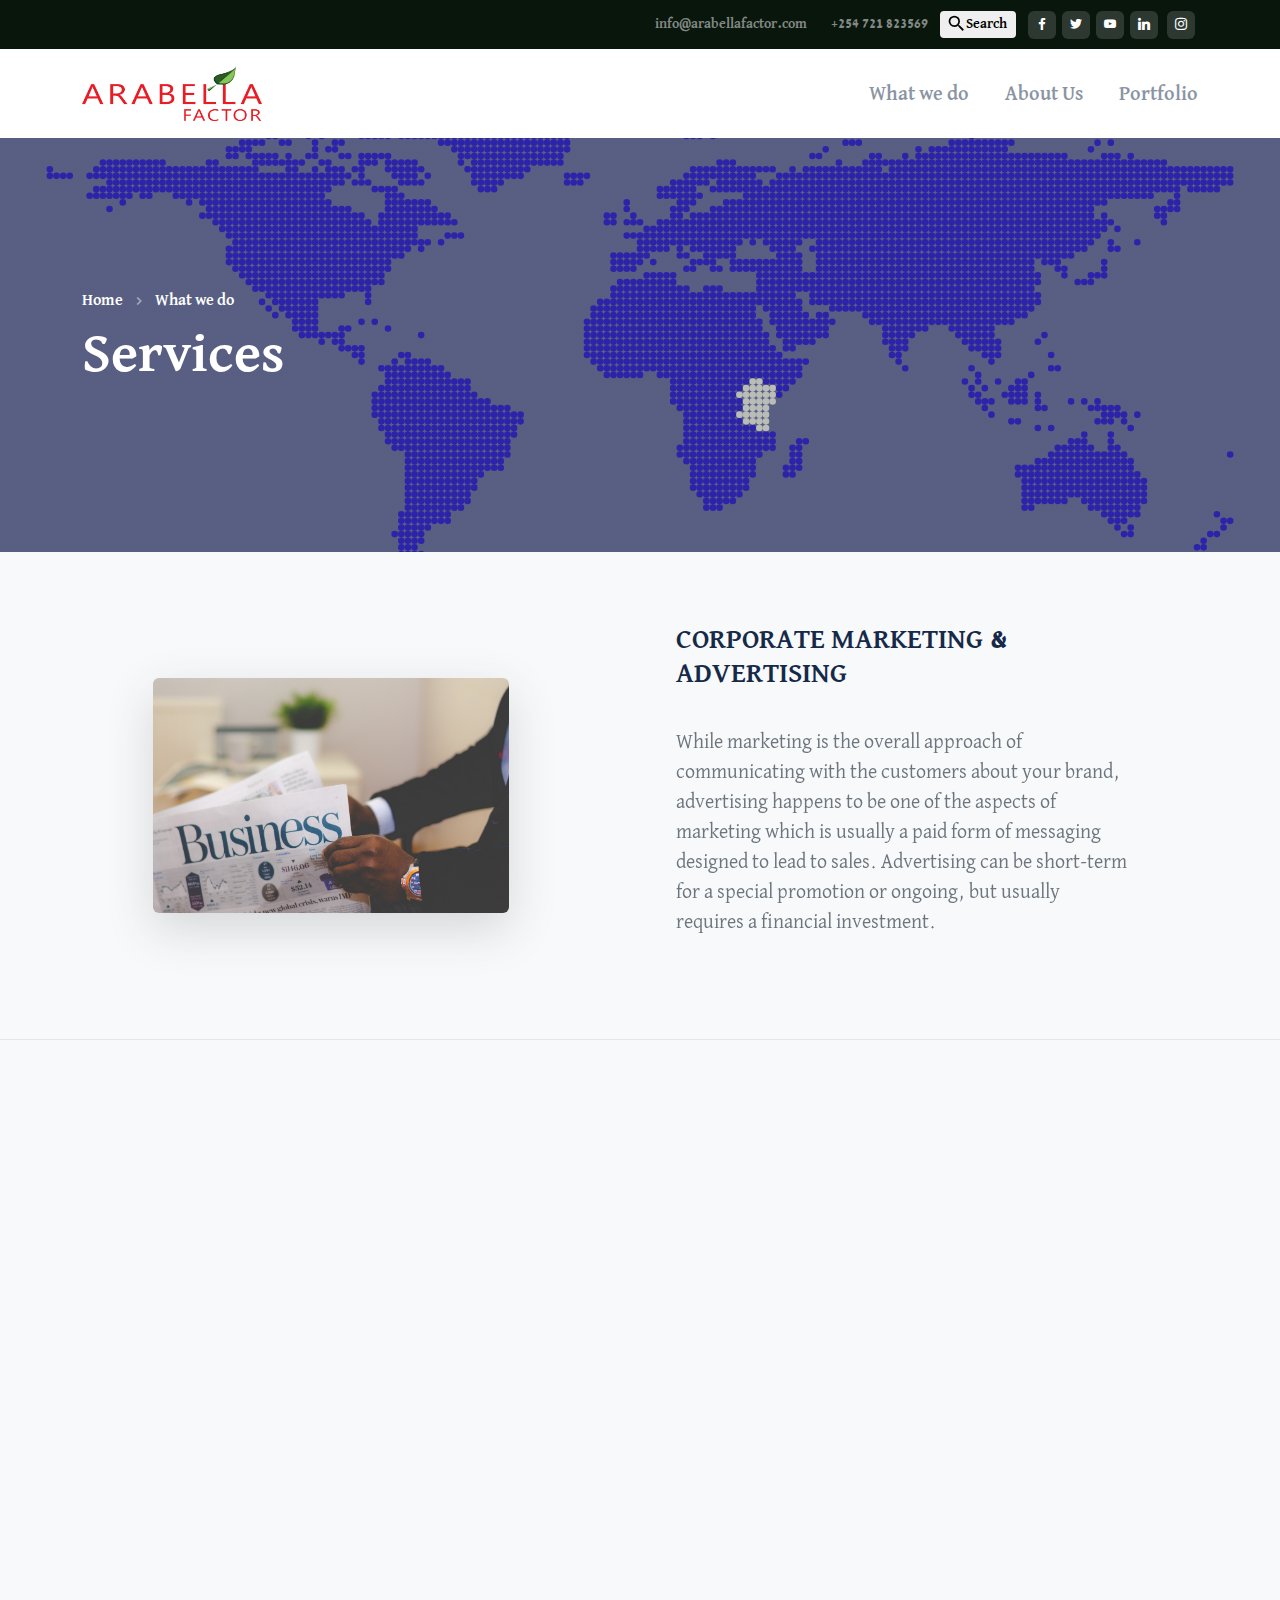
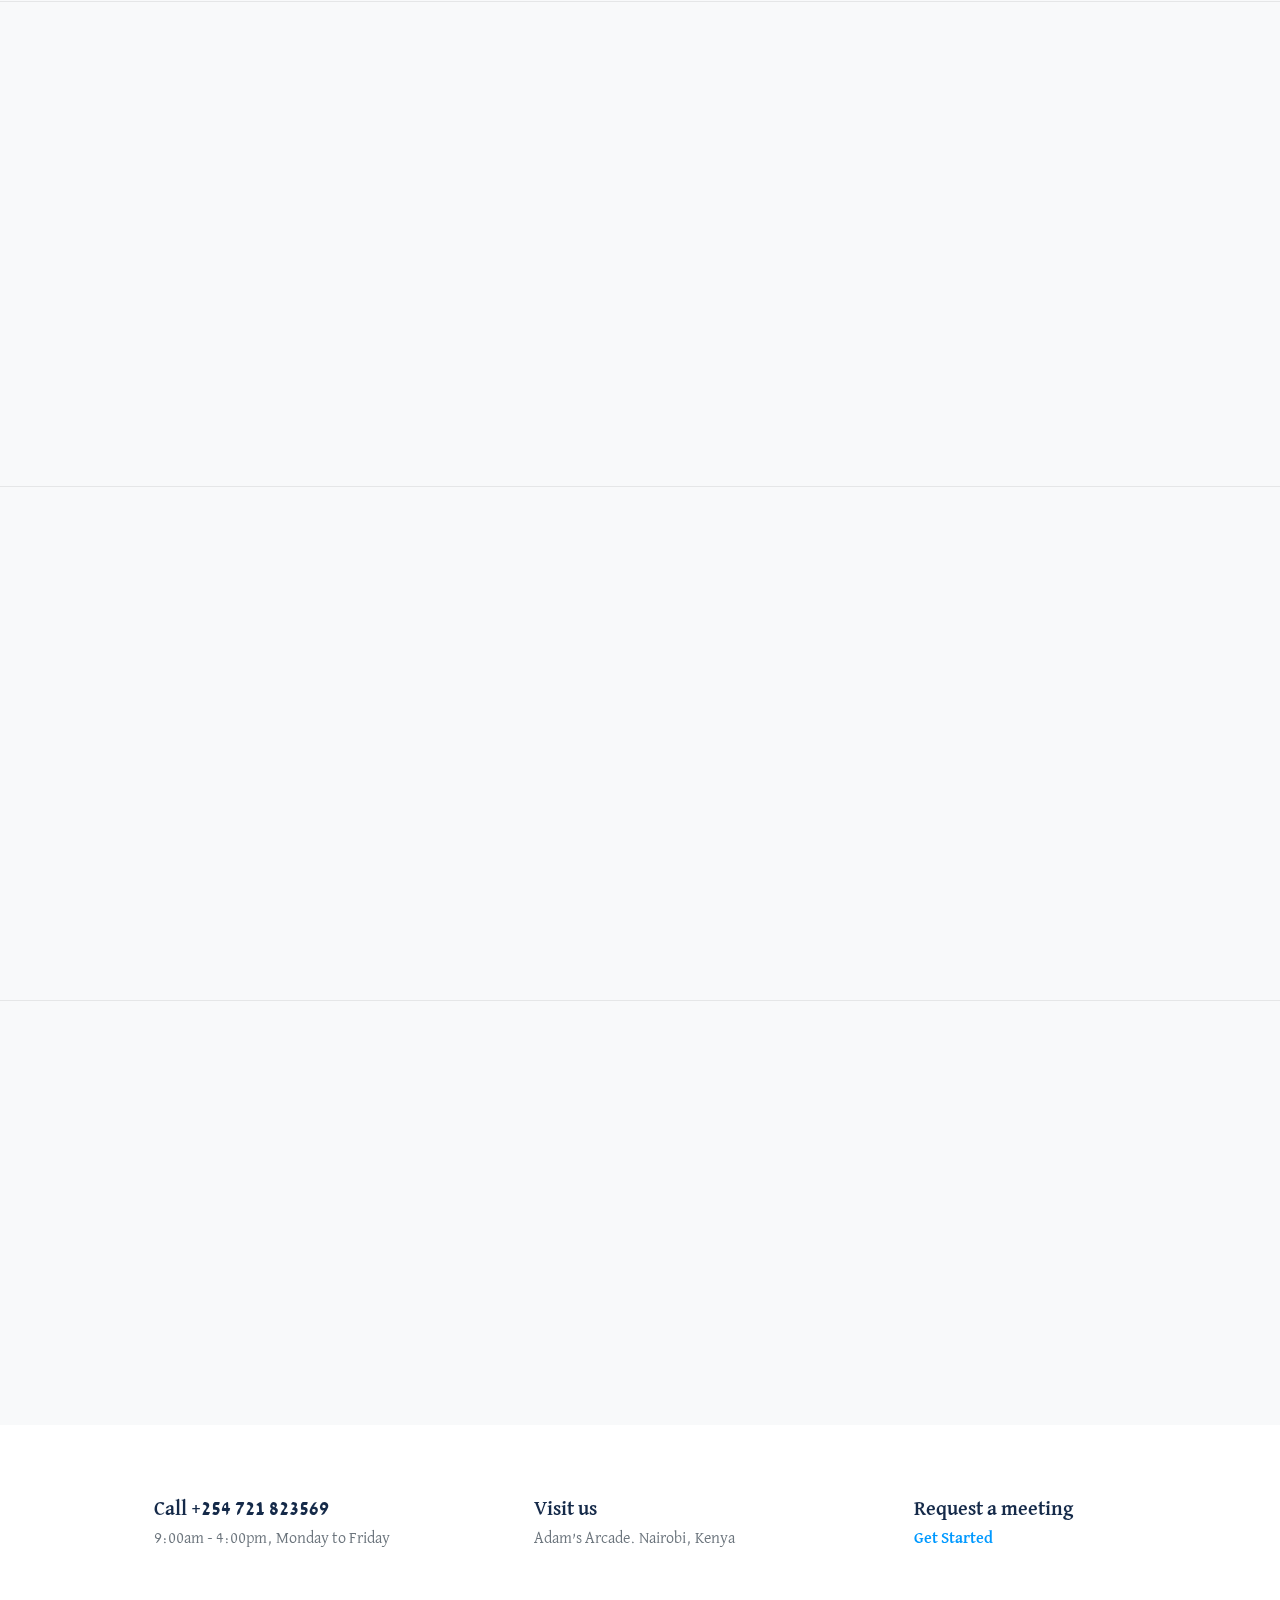
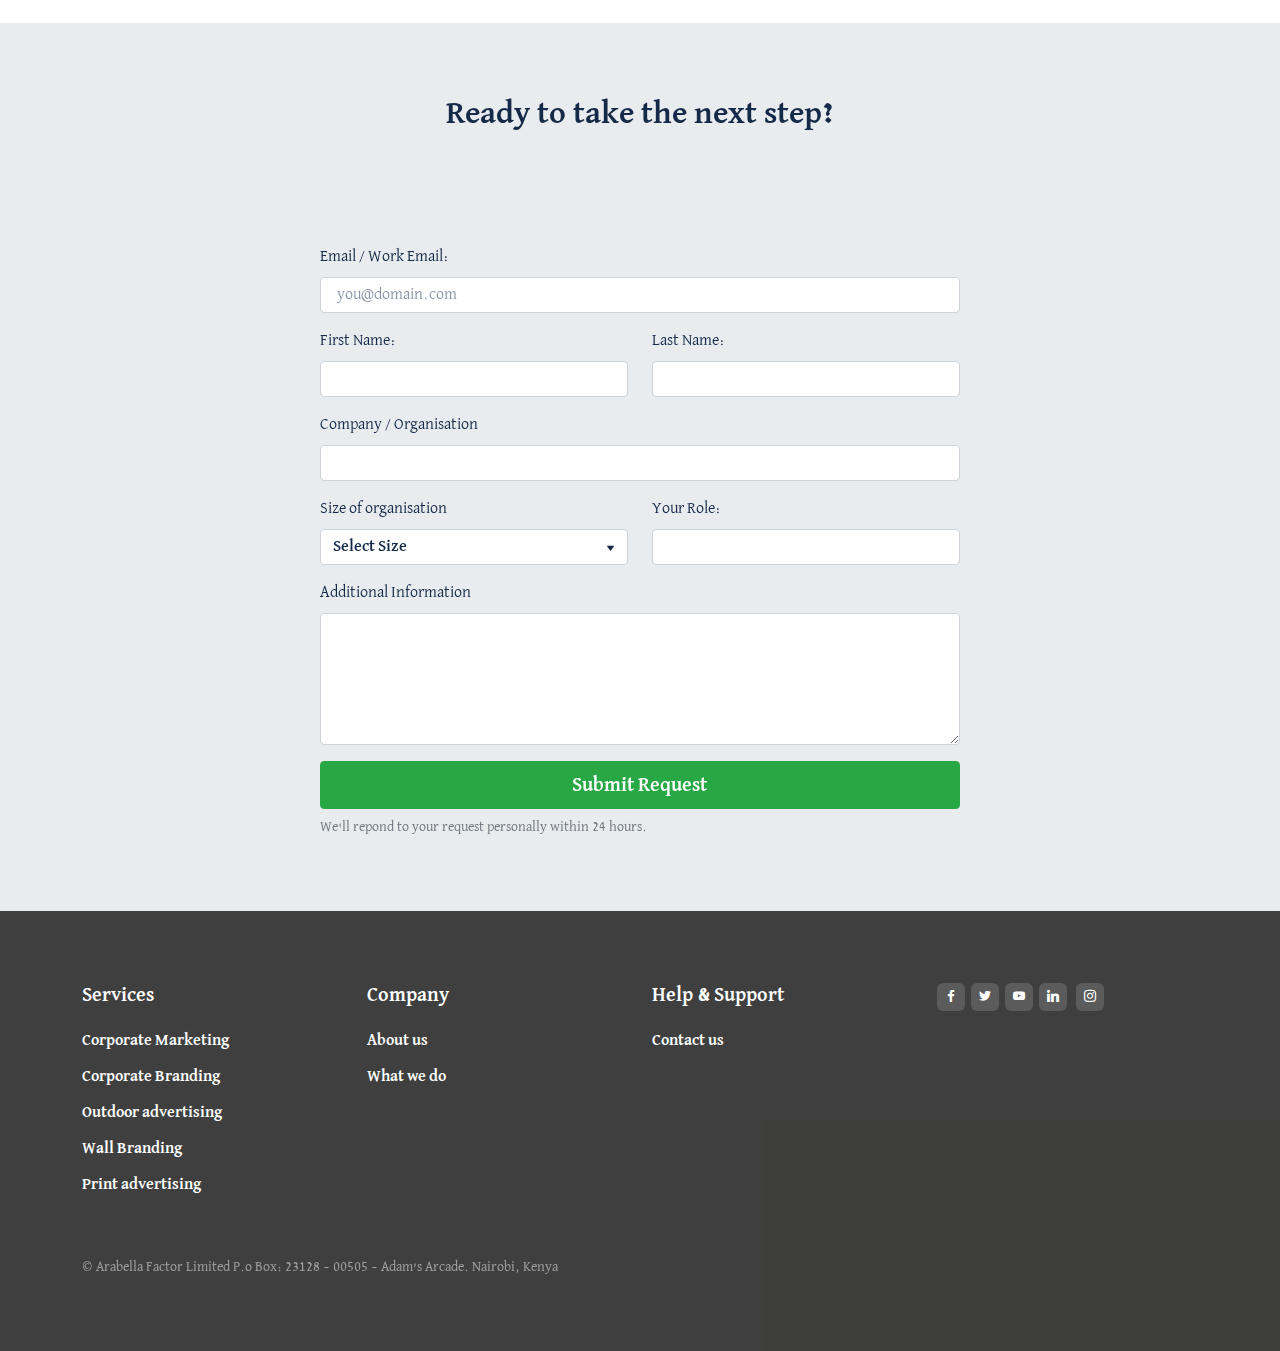
<file: our-services.html>
<!DOCTYPE html>
<html lang="en">
<meta http-equiv="content-type" content="text/html;charset=utf-8" />
<head>

    <!-- Global site tag (gtag.js) - Google Analytics -->
    <script async src="https://www.googletagmanager.com/gtag/js?id=UA-52115242-15"></script>
    <script>
      window.dataLayer = window.dataLayer || [];

      function gtag()
      {
        dataLayer.push(arguments);
      }
      gtag('js', new Date());
      gtag('config', 'UA-52115242-15');
    </script>

    <meta charset="utf-8">
    <title>Arabella Factor Limited</title>
    <meta name="viewport" content="width=device-width, initial-scale=1.0">
    <meta name="description" content="A corporate Bootstrap theme by Medium Rare">
    <link href="https://fonts.googleapis.com/icon?family=Material+Icons" rel="stylesheet">
    <link rel="preconnect" href="https://fonts.googleapis.com">
<link rel="preconnect" href="https://fonts.gstatic.com" crossorigin>
<link href="https://fonts.googleapis.com/css2?family=David+Libre:wght@400;500;700&display=swap" rel="stylesheet">  <link href="assets/css/theme.css" rel="stylesheet" type="text/css" media="all">
    <link href="assets/css/custom.css" rel="stylesheet" type="text/css" media="all">
    <script type="text/javascript" src="assets/js/scrollreveal.js"></script>


  </head>
  <body>
    <nav class="navbar navbar-expand-lg navbar-dark bg-dark py-0">
        <div class="container">
          <div class="collapse navbar-collapse navMenu justify-content-between">
            <div class="d-flex justify-content-end justify-content-lg-start pt-1 pt-lg-0">
           
                
              </div>
            </div>
            <div class="py-1 d-flex align-items-center justify-content-end">
              <ul class="navbar-nav d-flex flex-row">
                <li class="nav-item">
                  <a href="#" class="text-small nav-link px-2">info@arabellafactor.com</a>
                </li>
                <li class="nav-item">
                    <a href="#" class="text-small nav-link px-2">+254 721 823569</a>
                  </li>
                
              </ul>
              <button class="btn btn-sm mr-2" data-toggle="collapse" data-target="#searchCollapse"><i class="material-icons">search</i> Search</button>
              <ul class="list-social-links d-flex mb-lg-0">
                <li class="text-white"><a href="#"><i class="socicon-facebook"></i></a></li>
                <li class="text-white"><a href="#"><i class="socicon-twitter"></i></a></li>
                <li class="text-white"><a href="#"><i class="socicon-youtube"></i></a></li>
                <li class="text-white"><a href="#"><i class="socicon-linkedin"></i></a></li>
                <li class="text-white"><a href="#"><i class="socicon-instagram"></i></a></li>
              </ul>
            </div>
          </div>
        </div>
      </nav>
      <div id="searchCollapse" class="bg-dark collapse">
        <div class="container px-3 px-sm-0 px-lg-2">
          <div class="input-group input-group-lg pb-2">
            <div class="input-group-prepend">
              <span class="input-group-text" id="navSearch">
                <i class="material-icons">search</i>
              </span>
            </div>
            <input type="search" class="form-control" placeholder="Search" aria-label="Search">
          </div>
        </div>
      </div>
      <nav class="navbar navbar-expand-lg navbar-light bg-white sticky-top">
        <div class="container">
          <a class="navbar-brand" href="index.html">
            <img alt="Arabella Factor" src="assets/img/logo/logo.jpeg" class="logo">
          </a>
          <button class="navbar-toggler" type="button" data-toggle="collapse" data-target=".navMenu" aria-expanded="false" aria-label="Toggle navigation">
            <span class="navbar-toggler-icon"></span>
          </button>
  
          <div class="collapse navbar-collapse justify-content-end navMenu">
  
            <ul class="navbar-nav">
  
              <li class="nav-item">
                <a class="nav-link h5" href="our-services.html">What we do</a>
              </li>
              <li class="nav-item">
                <a class="nav-link h5" href="about-us.html">About Us</a>
              </li>
              <li class="nav-item">
                <a class="nav-link h5" href="portfolio.html">Portfolio</a>
              </li>
  
            </ul>
          </div>
        </div>
      </nav>
      <section class="bg-dark-shade">
        <img src="assets/img/page-imgs/World Map.svg" alt="Image" class="front-banner bg-image opacity-70">
        <div class="container height-lg-30">
          <div class="row">
            <div class="col-md-8 col-lg-7 col-xl-6">
              <nav aria-label="breadcrumb">
                <ol class="breadcrumb p-0 bg-dark bg-transparent">
                  <li class="breadcrumb-item">
                    <a class="text-white" href="index.html">Home</a>
                  </li>
                  <li class="breadcrumb-item">
                    <a class="text-white" href="our-services.html">What we do</a>
                  </li>
                  
                </ol>
              </nav>
              <h1 class="display-4 text-white hero-text">
                Services
              </h1>
              
            </div>
          </div>
        </div>
      </section>
      <div class="bg-light">
        <section class="spacer-y-3" id="corporate-marketing">
          <div class="container">
            <div class="row justify-content-around align-items-center">
              <div class="col-sm-6 col-lg-4 mb-3 mb-sm-0">
                <img class="rounded shadow-lg" src="assets/img/frontpage/corporate-marketing.jpg" alt="CORPORATE MARKETING & ADVERTISING">
              </div>
              <div class="col-sm-6 col-lg-5">
                <span class="text-title mb-3 h3">CORPORATE MARKETING & ADVERTISING</span>
                <span class="text-left d-block mt-3 mt-md-4 lead">While marketing is the overall approach of 
                  communicating with the customers about your brand, 
                  advertising happens to be one of the aspects of marketing which is usually 
                  a paid form of messaging designed to lead to sales. 
                  Advertising can be short-term for a special promotion or ongoing, 
                  but usually requires a financial investment.</span>
                  <a class="lead text-success" href="#contact-form">Start Your Journey</a>
              </div>
            </div>
            
          </div>
          
        </section>
        <hr class="m-0">

        <section class="spacer-y-3" id="corporate-branding">
          <div class="container">
            <div class="row justify-content-around align-items-center flex-row-reverse">
              <div class="col-sm-6 col-lg-4 mb-3 mb-sm-0">
                <img class="rounded shadow-lg" src="assets/img/frontpage/mvb-1.png" alt="BRANDING">
              </div>
              <div class="col-sm-6 col-lg-5">
                <span class="text-title mb-3 h3">CORPORATE BRANDING & SIGNAGES</span>
                <span class="text-left d-block mt-3 mt-md-4 lead">A brand is all about how it makes your clients feel, not about the logo neither visual identity but rather a cohesive system that spans across all mediums and touch points through forward thinking by creating meaningful impacts that delivers results. This is so to create beautiful branding communications that resonate with the audiences.</span>
                <a class="lead text-success" href="#contact-form">Start Your Journey</a>
              </div>
            </div>
          </div>
        </section>
        <hr class="m-0">
        <section class="spacer-y-3" id="outdoor-advertising">
          <div class="container">
            <div class="row justify-content-around align-items-center">
              <div class="col-sm-6 col-lg-4 mb-3 mb-sm-0">
                <img class="rounded shadow-lg" src="assets/img/portfolio/AAR WEBSITE VISUALS 2021-3.jpg" alt="Image">
              </div>
              <div class="col-sm-6 col-lg-5">
                <span class="text-title mb-3 h3">OUTDOOR ADVERTISING</span>
                <span class="text-left d-block mt-3 mt-md-4 lead">Once considered too expensive or too unattainable for smaller companies and sole practioneers, Outdoor advertising is now more affordable than ever and available in so many different mediums, practically any company of any size can reap the benefits of execution on outdoor advertising campaigns. It can help build your brand and promote your products and services in ways that digital and in-home advertising cannot.</span>
                <a class="lead text-success" href="#contact-form">Start Your Journey</a>
              </div>
            </div>
          </div>
        </section>
        <hr class="m-0">
        <section class="spacer-y-3" id="wall-branding">
          <div class="container">
            <div class="row justify-content-around align-items-center flex-row-reverse">
              <div class="col-sm-6 col-lg-4 mb-3 mb-sm-0">
                <img class="rounded shadow-lg" src="assets/img/frontpage/wall-branding-5.png" alt="Image">
              </div>
              <div class="col-sm-6 col-lg-5">
                <span class="text-title mb-3 h3">WALL BRANDING</span>
                <span class="text-left d-block mt-3 mt-md-4 lead">This is more than just adding a visual element to the walls of an outlet. If done correctly, it can form an integral part of the brand building and sales strategies. Wall graphics can be customized in countless colours, shapes and designs. Using graphics on your walls is much cheaper compared to hiring a painter. Creating a workplace environment with a fun design that inspires and motivates is now easier and more affordable. This means more exposure & better promotion.</span>
                <a class="lead text-success" href="#contact-form">Start Your Journey</a>
               </div>
            </div>
          </div>
        </section>
        <hr class="m-0">
        <section class="spacer-y-3" id="print-advertising">
          <div class="container">
            <div class="row justify-content-around align-items-center">
              <div class="col-sm-6 col-lg-4 mb-3 mb-sm-0">
                <img class="rounded shadow-lg" src="assets/img/frontpage/print-ad.jpg" alt="PRINT ADVERTISING">
              </div>
              <div class="col-sm-6 col-lg-5">
                <span class="text-title mb-3 h3">PRINT ADVERTISING</span>
                <span class="text-left d-block mt-3 mt-md-4 lead">This is where advertisements are printed in hard copy in publications (magazines, notepads, company profile journals & mobile corporate merchandise) likely to be read by your target audience. ... If you buy an advert in a magazine with a big circulation, you increase the likelihood that you will reach a wider audience.</span>
                <a class="lead text-success" href="#contact-form">Start Your Journey</a>
              </div>
            </div>
          </div>
        </section>
      </div>
      <section class="bg-white">
        <div class="container">
          <div class="row text-center text-md-left">
            <div class="col-6 col-lg-4"> <a href="#" class="d-sm-flex mb-3 mb-lg-0">
          <img src="assets/img/icons/icon10.svg" alt="Call +254 721 823569" class="icon mr-sm-3 flex-shrink-0">
          <div>
              <h5 class="mb-1">Call +254 721 823569</h5>
              <p class="mb-0">9:00am - 4:00pm, Monday to Friday</p>
          </div>
      </a>
      
            </div>
            <div class="col-6 col-lg-4">
              <div class="d-sm-flex mb-3 mb-lg-0">
                <img src="assets/img/icons/icon83.svg" alt="Visit us" class="icon mr-sm-3 flex-shrink-0">
                <div>
                  <h5 class="mb-1">Visit us</h5>
                  <p class="mb-0">Adam’s Arcade.
                    Nairobi, Kenya</p>
      
                </div>
              </div>
            </div>
            <div class="col-6 col-lg-4">
              <div class="d-sm-flex mb-3 mb-lg-0">
                <img src="assets/img/icons/icon89.svg" alt="Request a visit" class="icon mr-sm-3 flex-shrink-0">
                <div>
                  <h5 class="mb-1">Request a meeting</h5>
                <a href="#contact-form">Get Started</a>
      
                </div>
              </div>
            </div>
           
          </div>
        </div>
      </section>

      <section id="contact-form">
        <div class="container">
          <div class="row mb-4 text-center">
            <div class="col">
              <span class="h2">Ready to take the next step?</span>
              <p class="lead">Reach out to schedule a personalized meeting with our team. We’ll show you how Arabella can help you to turn ideas into extra ordinary experiences</p>
            </div>
          </div>
          <div class="row justify-content-center">
            <div class="col-xl-7 col-lg-8">
              <form>
                <div class="row">
                  <div class="col">
                    <div class="form-group">
                      <label for="rich-form-1-email">Email / Work Email:</label>
                      <input id="rich-form-1-email" type="email" class="form-control" placeholder="you@domain.com" name="email">
                    </div>
                  </div>
                </div>
                <div class="row">
                  <div class="col-sm-6">
                    <div class="form-group">
                      <label for="rich-form-1-first">First Name:</label>
                      <input id="rich-form-1-first" type="text" class="form-control" name="first-name">
                    </div>
                  </div>
                  <div class="col-sm-6">
                    <div class="form-group">
                      <label for="rich-form-1-last">Last Name:</label>
                      <input id="rich-form-1-last" type="text" class="form-control" name="last-name">
                    </div>
                  </div>
                </div>
                <div class="row">
                  <div class="col">
                    <div class="form-group">
                      <label for="rich-form-1-org">Company / Organisation</label>
                      <input class="form-control" id="rich-form-1-org" type="text" name="org">
                    </div>
                  </div>
                </div>
                <div class="row">
                  <div class="col-sm-6">
                    <div class="form-group">
                      <label for="rich-form-1-select">Size of organisation</label>
                      <select class="custom-select form-control" id="rich-form-1-select">
                        <option selected>Select Size</option>
                        <option value="1">0 - 10 Members</option>
                        <option value="2">10 - 100 Members</option>
                        <option value="3">100+ Members</option>
                      </select>
                    </div>
                  </div>
                  <div class="col-sm-6">
                    <div class="form-group">
                      <label for="rich-form-1-role">Your Role:</label>
                      <input id="rich-form-1-role" name="role" type="text" class="form-control">
                    </div>
                  </div>
                </div>
                <div class="row">
                  <div class="col">
                    <div class="form-group">
                      <label for="rich-form-1-text">Additional Information</label>
                      <textarea name="text" id="rich-form-1-text" rows="5" class="form-control"></textarea>
                    </div>
                  </div>
                </div>
                <div class="row">
                  <div class="col">
                    <button class="btn btn-success btn-lg btn-block mb-1" type="submit">Submit Request</button>
                    <small>We&apos;ll repond to your request personally within 24 hours.</small>
                  </div>
                </div>
              </form>
            </div>
          </div>
        </div>
      </section>
      
      <footer class="spacer-y-3 bg-dark-shade">
        <div class="container">
          <div class="row">
                
            <div class="col-6 col-md-3 mb-3 mb-md-0">
              
              <h5 class="text-white">Services</h5>
              <ul class="list-unstyled">
                <li class="py-0 py-md-1"><a href="our-services.html#corporate-marketing" class="text-white">Corporate Marketing</a>
                </li>
                <li class="py-0 py-md-1"><a href="our-services.html#corporate-branding" class="text-white">Corporate Branding</a>
                </li>
                <li class="py-0 py-md-1"><a href="our-services.html#outdoor-advertising" class="text-white">Outdoor advertising</a>
                </li>
                <li class="py-0 py-md-1"><a href="our-services.html#wall-branding" class="text-white">Wall Branding</a>
                </li>
                <li class="py-0 py-md-1"><a href="our-services.html#print-advertising" class="text-white">Print advertising</a>
                </li>
              </ul>
            </div>
            <div class="col-6 col-md-3 mb-3 mb-md-0">
              <h5 class="text-white">Company</h5>
              <ul class="list-unstyled">
                <li class="py-0 py-md-1"><a href="about-us.html" class="text-white">About us</a>
                </li>
                <li class="py-0 py-md-1"><a href="our-services.html" class="text-white">What we do</a>
                </li>
               
              </ul>
            </div>
            <div class="col-12 col-md-3 mb-3 mb-md-0">
              <h5 class="text-white">Help &amp; Support</h5>
              <ul class="list-unstyled">
                <li class="py-0 py-md-1"><a href="#contact-form" class="text-white">Contact us</a>
                </li>
               </ul>
            </div>
            <div class="col-12 col-md-3">
              
              <ul class="list-social-links">
                <li class="text-white"><a href="#"><i class="socicon-facebook"></i></a>
                </li>
                <li class="text-white"><a href="#"><i class="socicon-twitter"></i></a>
                </li>
                <li class="text-white"><a href="#"><i class="socicon-youtube"></i></a>
                </li>
                <li class="text-white"><a href="#"><i class="socicon-linkedin"></i></a>
                </li>
                <li class="text-white"><a href="#"><i class="socicon-instagram"></i></a>
                </li>
              </ul>
            </div>
          </div>
          <div class="row mt-3 mt-md-4">
            <div class="col">
              <span class="text-small text-white opacity-50">&copy; Arabella Factor Limited P.o Box: 23128 – 00505 – Adam’s Arcade.
                Nairobi, Kenya
                </span>
            </div>
          </div>
  
        </div>
      </footer>
      <script type="text/javascript" src="assets/js/jquery-3.2.1.min.js"></script>
      <script type="text/javascript" src="assets/js/popper.min.js"></script>
      <script type="text/javascript" src="assets/js/prism.min.js"></script>
      <script type="text/javascript" src="assets/js/smooth-scroll.polyfills.min.js"></script>
      <script type="text/javascript" src="assets/js/scrollMonitor.js"></script>
      <script type="text/javascript" src="assets/js/bootstrap.min.js"></script>
      <script type="text/javascript" src="assets/js/clipboard.min.js"></script>
      <script type="text/javascript" src="assets/js/jquery.countdown.min.js"></script>
      <script type="text/javascript" src="assets/js/flickity.pkgd.min.js"></script>
      <script type="text/javascript" src="assets/js/isotope.pkgd.min.js"></script>
      <script type="text/javascript" src="assets/js/jquery.smartWizard.js"></script>
      <script type="text/javascript" src="assets/js/jquery.fancybox.min.js"></script>
      <script type="text/javascript" src="assets/js/zoom-vanilla.min.js"></script>
      <script type="text/javascript" src="assets/js/theme.js"></script>
    <script type="text/javascript" src="assets/js/main.js"></script>

      </body>
      </html>
</file>
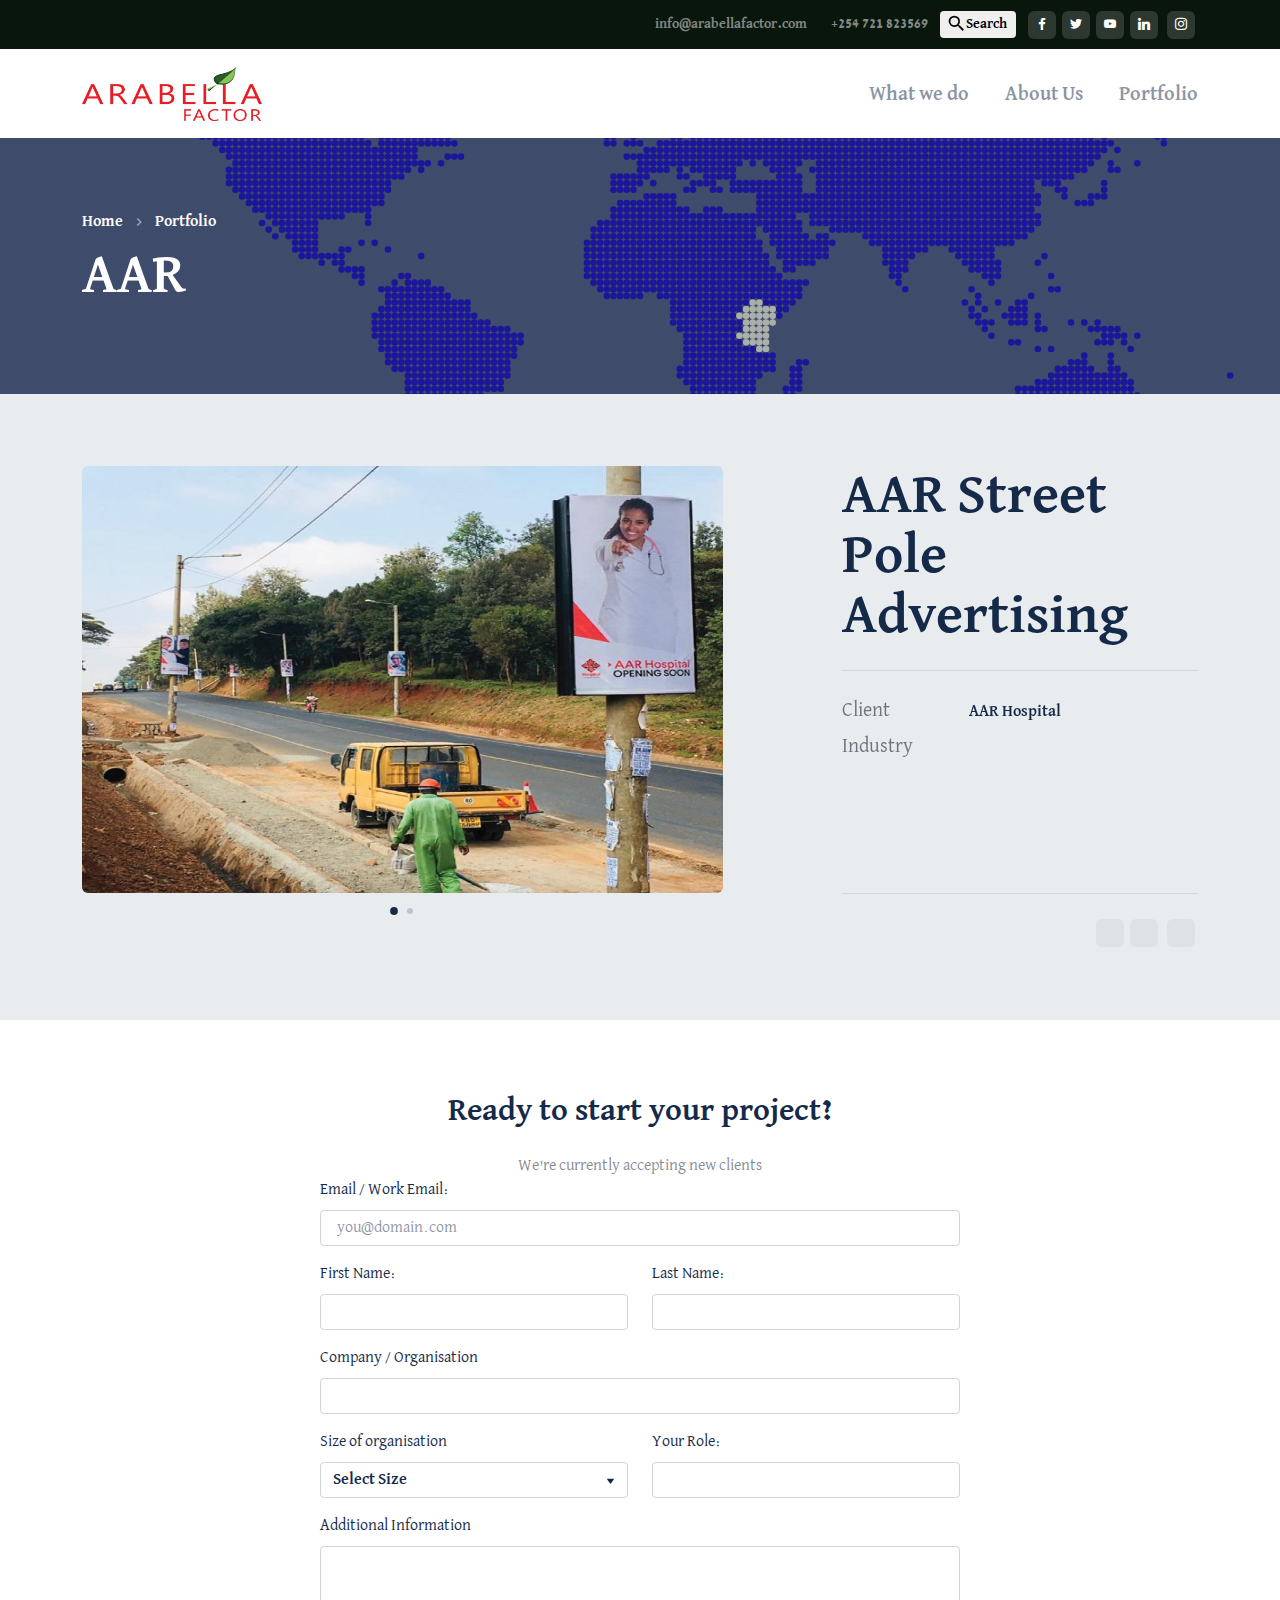
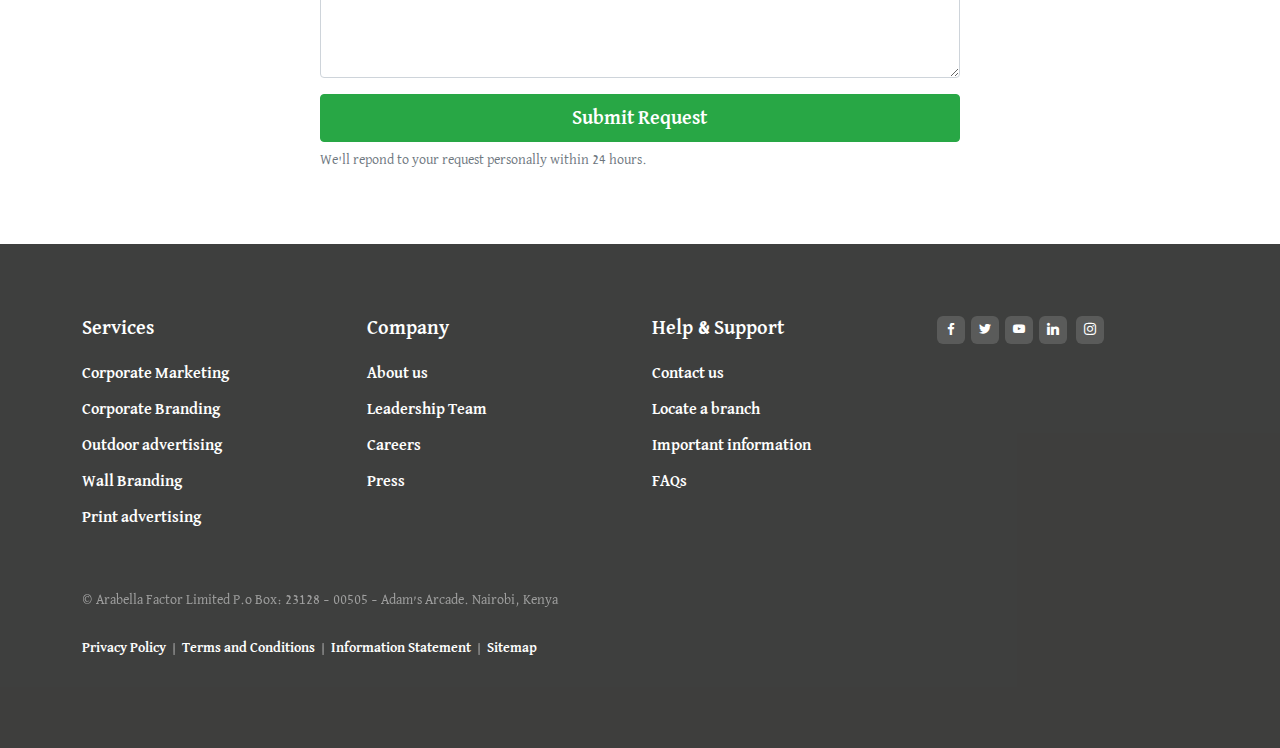
<file: portfolio-aar.html>
<!DOCTYPE html>
<html lang="en">
<meta http-equiv="content-type" content="text/html;charset=utf-8" />
<head>

    <!-- Global site tag (gtag.js) - Google Analytics -->
    <script async src="https://www.googletagmanager.com/gtag/js?id=UA-52115242-15"></script>
    <script>
      window.dataLayer = window.dataLayer || [];

      function gtag()
      {
        dataLayer.push(arguments);
      }
      gtag('js', new Date());
      gtag('config', 'UA-52115242-15');
    </script>

    <meta charset="utf-8">
    <title>Arabella Factor Limited</title>
    <meta name="viewport" content="width=device-width, initial-scale=1.0">
    <meta name="description" content="A corporate Bootstrap theme by Medium Rare">
    <link href="https://fonts.googleapis.com/icon?family=Material+Icons" rel="stylesheet">
    <link rel="preconnect" href="https://fonts.googleapis.com">
<link rel="preconnect" href="https://fonts.gstatic.com" crossorigin>
<link href="https://fonts.googleapis.com/css2?family=David+Libre:wght@400;500;700&display=swap" rel="stylesheet">  <link href="assets/css/theme.css" rel="stylesheet" type="text/css" media="all">
    <link href="assets/css/custom.css" rel="stylesheet" type="text/css" media="all">
    <script type="text/javascript" src="assets/js/scrollreveal.js"></script>


  </head>
  <body>
    <nav class="navbar navbar-expand-lg navbar-dark bg-dark py-0">
        <div class="container">
          <div class="collapse navbar-collapse navMenu justify-content-between">
            <div class="d-flex justify-content-end justify-content-lg-start pt-1 pt-lg-0">
           
                
              </div>
            </div>
            <div class="py-1 d-flex align-items-center justify-content-end">
              <ul class="navbar-nav d-flex flex-row">
                <li class="nav-item">
                  <a href="#" class="text-small nav-link px-2">info@arabellafactor.com</a>
                </li>
                <li class="nav-item">
                    <a href="#" class="text-small nav-link px-2">+254 721 823569</a>
                  </li>
                
              </ul>
              <button class="btn btn-sm mr-2" data-toggle="collapse" data-target="#searchCollapse"><i class="material-icons">search</i> Search</button>
              <ul class="list-social-links d-flex mb-lg-0">
                <li class="text-white"><a href="#"><i class="socicon-facebook"></i></a></li>
                <li class="text-white"><a href="#"><i class="socicon-twitter"></i></a></li>
                <li class="text-white"><a href="#"><i class="socicon-youtube"></i></a></li>
                <li class="text-white"><a href="#"><i class="socicon-linkedin"></i></a></li>
                <li class="text-white"><a href="#"><i class="socicon-instagram"></i></a></li>
              </ul>
            </div>
          </div>
        </div>
      </nav>
      <div id="searchCollapse" class="bg-dark collapse">
        <div class="container px-3 px-sm-0 px-lg-2">
          <div class="input-group input-group-lg pb-2">
            <div class="input-group-prepend">
              <span class="input-group-text" id="navSearch">
                <i class="material-icons">search</i>
              </span>
            </div>
            <input type="search" class="form-control" placeholder="Search" aria-label="Search">
          </div>
        </div>
      </div>
      <nav class="navbar navbar-expand-lg navbar-light bg-white sticky-top">
        <div class="container">
          <a class="navbar-brand" href="index.html">
            <img alt="Arabella Factor" src="assets/img/logo/logo.jpeg" class="logo">
          </a>
          <button class="navbar-toggler" type="button" data-toggle="collapse" data-target=".navMenu" aria-expanded="false" aria-label="Toggle navigation">
            <span class="navbar-toggler-icon"></span>
          </button>
  
          <div class="collapse navbar-collapse justify-content-end navMenu">
  
            <ul class="navbar-nav">
  
              <li class="nav-item">
                <a class="nav-link h5" href="our-services.html">What we do</a>
              </li>
              <li class="nav-item">
                <a class="nav-link h5" href="about-us.html">About Us</a>
              </li>
              <li class="nav-item">
                <a class="nav-link h5" href="portfolio.html">Portfolio</a>
              </li>
  
            </ul>
          </div>
        </div>
      </nav>

      <section class="bg-dark">
        <img src="assets/img/page-imgs/World Map.svg" alt="Image" class="bg-image opacity-70">
        <div class="container height-lg-10">
          <div class="row">
            <div class="col-md-8 col-lg-7 col-xl-6">
              <nav aria-label="breadcrumb">
                <ol class="breadcrumb p-0 bg-dark bg-transparent">
                  <li class="breadcrumb-item">
                    <a class="text-white" href="index.html">Home</a>
                  </li>
                  <li class="breadcrumb-item">
                    <a class="text-white" href="portfolio-aar.html">Portfolio</a>
                  </li>
                  
                </ol>
              </nav>
              <h1 class="display-4 text-white hero-text">
                AAR 
              </h1>
              
            </div>
          </div>
        </div>
      </section>
      <section>
        <div class="container">
          <div class="row justify-content-between">
            <div class="col-lg-4 order-lg-2 sidebar portfolio-sidebar">
              <div class="sticky-top mb-3 mb-lg-0">
                <h2 class="text-title mb-3 display-4">AAR Street Pole Advertising</h2>
                
                <hr>
                <dl class="row">
                  <dt class="col-4 mb-1 lead">Client</dt>
                  <dd class="col-8 mb-1 lead">
                    <span class="h6">AAR Hospital</span>
                  </dd>
                  <dt class="col-4 mb-1 lead">Industry</dt>
                  <dd class="col-8 mb-1 lead">
                    <span class="h6">Healthcare/Insurance</span>
                  </dd>
                  <dt class="col-4 mb-1 lead">Year</dt>
                  <dd class="col-8 mb-1 lead">
                    <span class="h6">2020-2021</span>
                  </dd>
                  <dt class="col-4 mb-1 lead">Link</dt>
                  <dd class="col-8 mb-1 lead">
                    <a href="#" target="_blank">https://www.aar-healthcare.com/ke/</a>
                  </dd>
                </dl>
                <hr>
                <div class="d-flex align-items-center justify-content-between">
                  <span class="d-block mr-1 lead">Share:</span> 
                  <ul class="list-social-links mb-0">
                    <li>
                      <a href="#">
          <i class="socicon-twitter icon"></i>
        </a>
                    </li>
                    <li>
                      <a href="#">
          <i class="socicon-facebook icon"></i>
        </a>
                    </li>
                    <li>
                      <a href="#">
          <i class="socicon-linkedin icon"></i>
        </a>
                    </li>
               
                  </ul>
                </div>
              </div>
            </div>
            <div class="col-lg col-xl-7">
              <div class="text-center" data-flickity="{ &quot;cellAlign&quot;: &quot;center&quot;, &quot;autoPlay&quot;: true, &quot;contain&quot;: true, &quot;imagesLoaded&quot;: true, &quot;wrapAround&quot;: true }">
                <div class="carousel-cell">
                  <figure class="mb-0">
                    <img src="assets/img/portfolio/AAR WEBSITE VISUALS 2021-3.jpg" alt="AAR Street Pole Advertising" class="rounded">
                    <figcaption class="position-absolute">AAR Street Pole Advertising</figcaption>
                  </figure>
                </div>
                <div class="carousel-cell">
                  <figure class="mb-0">
                    <img src="assets/img/portfolio/AAR WEBSITE VISUALS 2021-4.jpg" alt="AAR Street Pole Advertising" class="rounded">
                    <figcaption class="position-absolute">AAR Steet Pole Advertising</figcaption>
                  </figure>
                </div>
             
              </div>
            </div>
          </div>
        </div>
      </section>
     

      <section class="bg-white">
        <div class="container">
          <div class="row justify-content-center">
            <div class="col col-12 text-center">
              <span class="d-block mb-3 h2">Ready to start your project?</span>
              <span class="d-block mt-3 text-muted">We&apos;re currently accepting new clients</span>
            </div>
          </div>
          <div class="row justify-content-center">
            <div class="col-xl-7 col-lg-8">
              <form>
                <div class="row">
                  <div class="col">
                    <div class="form-group">
                      <label for="rich-form-1-email">Email / Work Email:</label>
                      <input id="rich-form-1-email" type="email" class="form-control" placeholder="you@domain.com" name="email">
                    </div>
                  </div>
                </div>
                <div class="row">
                  <div class="col-sm-6">
                    <div class="form-group">
                      <label for="rich-form-1-first">First Name:</label>
                      <input id="rich-form-1-first" type="text" class="form-control" name="first-name">
                    </div>
                  </div>
                  <div class="col-sm-6">
                    <div class="form-group">
                      <label for="rich-form-1-last">Last Name:</label>
                      <input id="rich-form-1-last" type="text" class="form-control" name="last-name">
                    </div>
                  </div>
                </div>
                <div class="row">
                  <div class="col">
                    <div class="form-group">
                      <label for="rich-form-1-org">Company / Organisation</label>
                      <input class="form-control" id="rich-form-1-org" type="text" name="org">
                    </div>
                  </div>
                </div>
                <div class="row">
                  <div class="col-sm-6">
                    <div class="form-group">
                      <label for="rich-form-1-select">Size of organisation</label>
                      <select class="custom-select form-control" id="rich-form-1-select">
                        <option selected>Select Size</option>
                        <option value="1">0 - 10 Members</option>
                        <option value="2">10 - 100 Members</option>
                        <option value="3">100+ Members</option>
                      </select>
                    </div>
                  </div>
                  <div class="col-sm-6">
                    <div class="form-group">
                      <label for="rich-form-1-role">Your Role:</label>
                      <input id="rich-form-1-role" name="role" type="text" class="form-control">
                    </div>
                  </div>
                </div>
                <div class="row">
                  <div class="col">
                    <div class="form-group">
                      <label for="rich-form-1-text">Additional Information</label>
                      <textarea name="text" id="rich-form-1-text" rows="5" class="form-control"></textarea>
                    </div>
                  </div>
                </div>
                <div class="row">
                  <div class="col">
                    <button class="btn btn-success btn-lg btn-block mb-1" type="submit">Submit Request</button>
                    <small>We&apos;ll repond to your request personally within 24 hours.</small>
                  </div>
                </div>
              </form>
            </div>
          </div>
        </div>

      </section>

<footer class="spacer-y-3 bg-dark-shade">
<div class="container">
  <div class="row">
        
    <div class="col-6 col-md-3 mb-3 mb-md-0">
      
      <h5 class="text-white">Services</h5>
      <ul class="list-unstyled">
        <li class="py-0 py-md-1"><a href="#" class="text-white">Corporate Marketing</a>
        </li>
        <li class="py-0 py-md-1"><a href="#" class="text-white">Corporate Branding</a>
        </li>
        <li class="py-0 py-md-1"><a href="#" class="text-white">Outdoor advertising</a>
        </li>
        <li class="py-0 py-md-1"><a href="#" class="text-white">Wall Branding</a>
        </li>
        <li class="py-0 py-md-1"><a href="#" class="text-white">Print advertising</a>
        </li>
      </ul>
    </div>
    <div class="col-6 col-md-3 mb-3 mb-md-0">
      <h5 class="text-white">Company</h5>
      <ul class="list-unstyled">
        <li class="py-0 py-md-1"><a href="#" class="text-white">About us</a>
        </li>
        <li class="py-0 py-md-1"><a href="#" class="text-white">Leadership Team</a>
        </li>
        <li class="py-0 py-md-1"><a href="#" class="text-white">Careers</a>
        </li>
        <li class="py-0 py-md-1"><a href="#" class="text-white">Press</a>
        </li>
      </ul>
    </div>
    <div class="col-12 col-md-3 mb-3 mb-md-0">
      <h5 class="text-white">Help &amp; Support</h5>
      <ul class="list-unstyled">
        <li class="py-0 py-md-1"><a href="#" class="text-white">Contact us</a>
        </li>
        <li class="py-0 py-md-1"><a href="#" class="text-white">Locate a branch</a>
        </li>
        <li class="py-0 py-md-1"><a href="#" class="text-white">Important information</a>
        </li>
        <li class="py-0 py-md-1"><a href="#" class="text-white">FAQs</a>
        </li>
      </ul>
    </div>
    <div class="col-12 col-md-3">
      
      <ul class="list-social-links">
        <li class="text-white"><a href="#"><i class="socicon-facebook"></i></a>
        </li>
        <li class="text-white"><a href="#"><i class="socicon-twitter"></i></a>
        </li>
        <li class="text-white"><a href="#"><i class="socicon-youtube"></i></a>
        </li>
        <li class="text-white"><a href="#"><i class="socicon-linkedin"></i></a>
        </li>
        <li class="text-white"><a href="#"><i class="socicon-instagram"></i></a>
        </li>
      </ul>
    </div>
  </div>
  <div class="row mt-3 mt-md-4">
    <div class="col">
      <span class="text-small text-white opacity-50">&copy; Arabella Factor Limited P.o Box: 23128 – 00505 – Adam’s Arcade.
        Nairobi, Kenya
        </span>
    </div>
  </div>
  <div class="row mt-3">
    <div class="col">
      <ul class="list-unstyled d-flex list-pipe-separator">
        <li><a href="#" class="text-white text-small">Privacy Policy</a>
        </li>
        <li><a href="#" class="text-white text-small">Terms and Conditions</a>
        </li>
        <li><a href="#" class="text-white text-small">Information Statement</a>
        </li>
        <li><a href="#" class="text-white text-small">Sitemap</a>
        </li>
      </ul>
    </div>
  </div>
</div>
</footer>
<script type="text/javascript" src="assets/js/jquery-3.2.1.min.js"></script>
<script type="text/javascript" src="assets/js/popper.min.js"></script>
<script type="text/javascript" src="assets/js/prism.min.js"></script>
<script type="text/javascript" src="assets/js/smooth-scroll.polyfills.min.js"></script>
<script type="text/javascript" src="assets/js/scrollMonitor.js"></script>
<script type="text/javascript" src="assets/js/bootstrap.min.js"></script>
<script type="text/javascript" src="assets/js/clipboard.min.js"></script>
<script type="text/javascript" src="assets/js/jquery.countdown.min.js"></script>
<script type="text/javascript" src="assets/js/flickity.pkgd.min.js"></script>
<script type="text/javascript" src="assets/js/isotope.pkgd.min.js"></script>
<script type="text/javascript" src="assets/js/jquery.smartWizard.js"></script>
<script type="text/javascript" src="assets/js/jquery.fancybox.min.js"></script>
<script type="text/javascript" src="assets/js/zoom-vanilla.min.js"></script>
<script type="text/javascript" src="assets/js/theme.js"></script>
<script type="text/javascript" src="assets/js/main.js"></script>

<!-- Code injected by live-server -->
<script type="text/javascript">
// <![CDATA[  <-- For SVG support
if ('WebSocket' in window) {
(function () {
    function refreshCSS() {
        var sheets = [].slice.call(document.getElementsByTagName("link"));
        var head = document.getElementsByTagName("head")[0];
        for (var i = 0; i < sheets.length; ++i) {
            var elem = sheets[i];
            var parent = elem.parentElement || head;
            parent.removeChild(elem);
            var rel = elem.rel;
            if (elem.href && typeof rel != "string" || rel.length == 0 || rel.toLowerCase() == "stylesheet") {
                var url = elem.href.replace(/(&|\?)_cacheOverride=\d+/, '');
                elem.href = url + (url.indexOf('?') >= 0 ? '&' : '?') + '_cacheOverride=' + (new Date().valueOf());
            }
            parent.appendChild(elem);
        }
    }
    var protocol = window.location.protocol === 'http:' ? 'ws://' : 'wss://';
    var address = protocol + window.location.host + window.location.pathname + '/ws';
    var socket = new WebSocket(address);
    socket.onmessage = function (msg) {
        if (msg.data == 'reload') window.location.reload();
        else if (msg.data == 'refreshcss') refreshCSS();
    };
    if (sessionStorage && !sessionStorage.getItem('IsThisFirstTime_Log_From_LiveServer')) {
        console.log('Live reload enabled.');
        sessionStorage.setItem('IsThisFirstTime_Log_From_LiveServer', true);
    }
})();
}
else {
console.error('Upgrade your browser. This Browser is NOT supported WebSocket for Live-Reloading.');
}
// ]]>
</script></body>
</html>
</file>
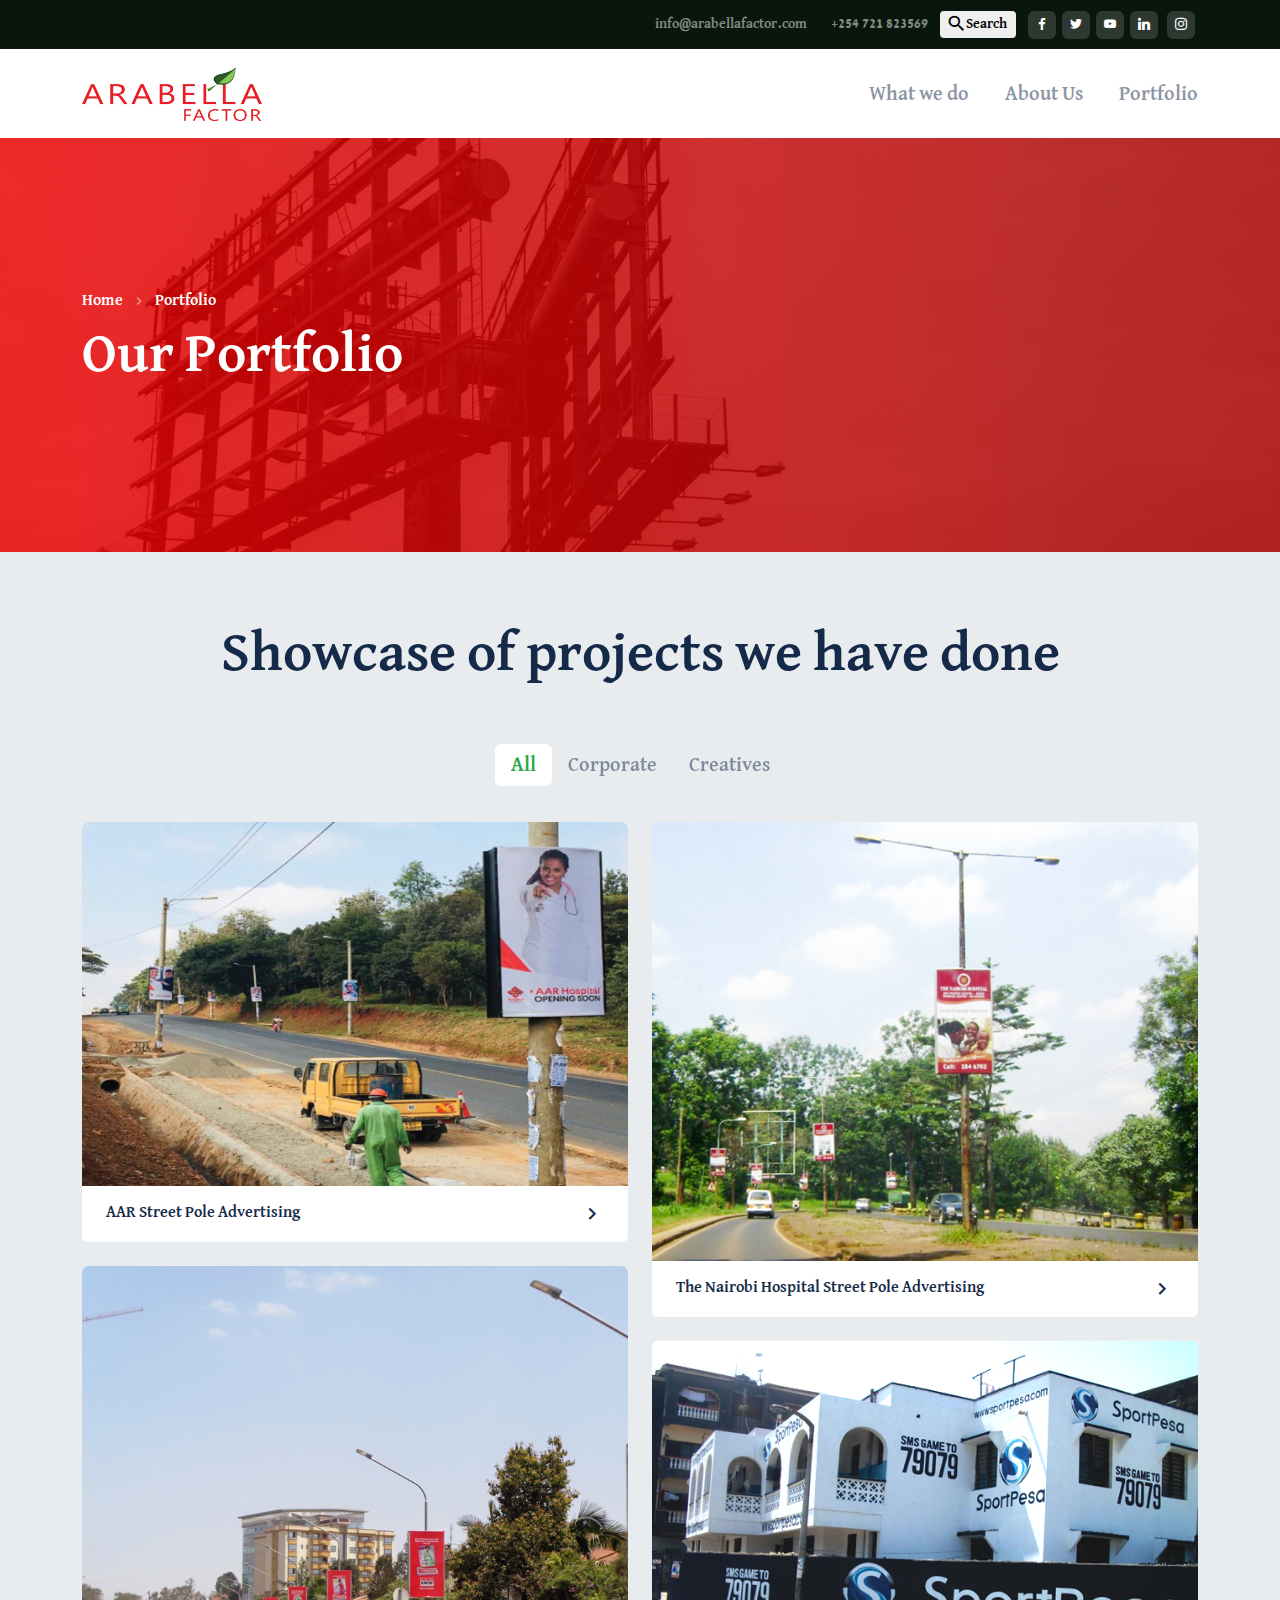
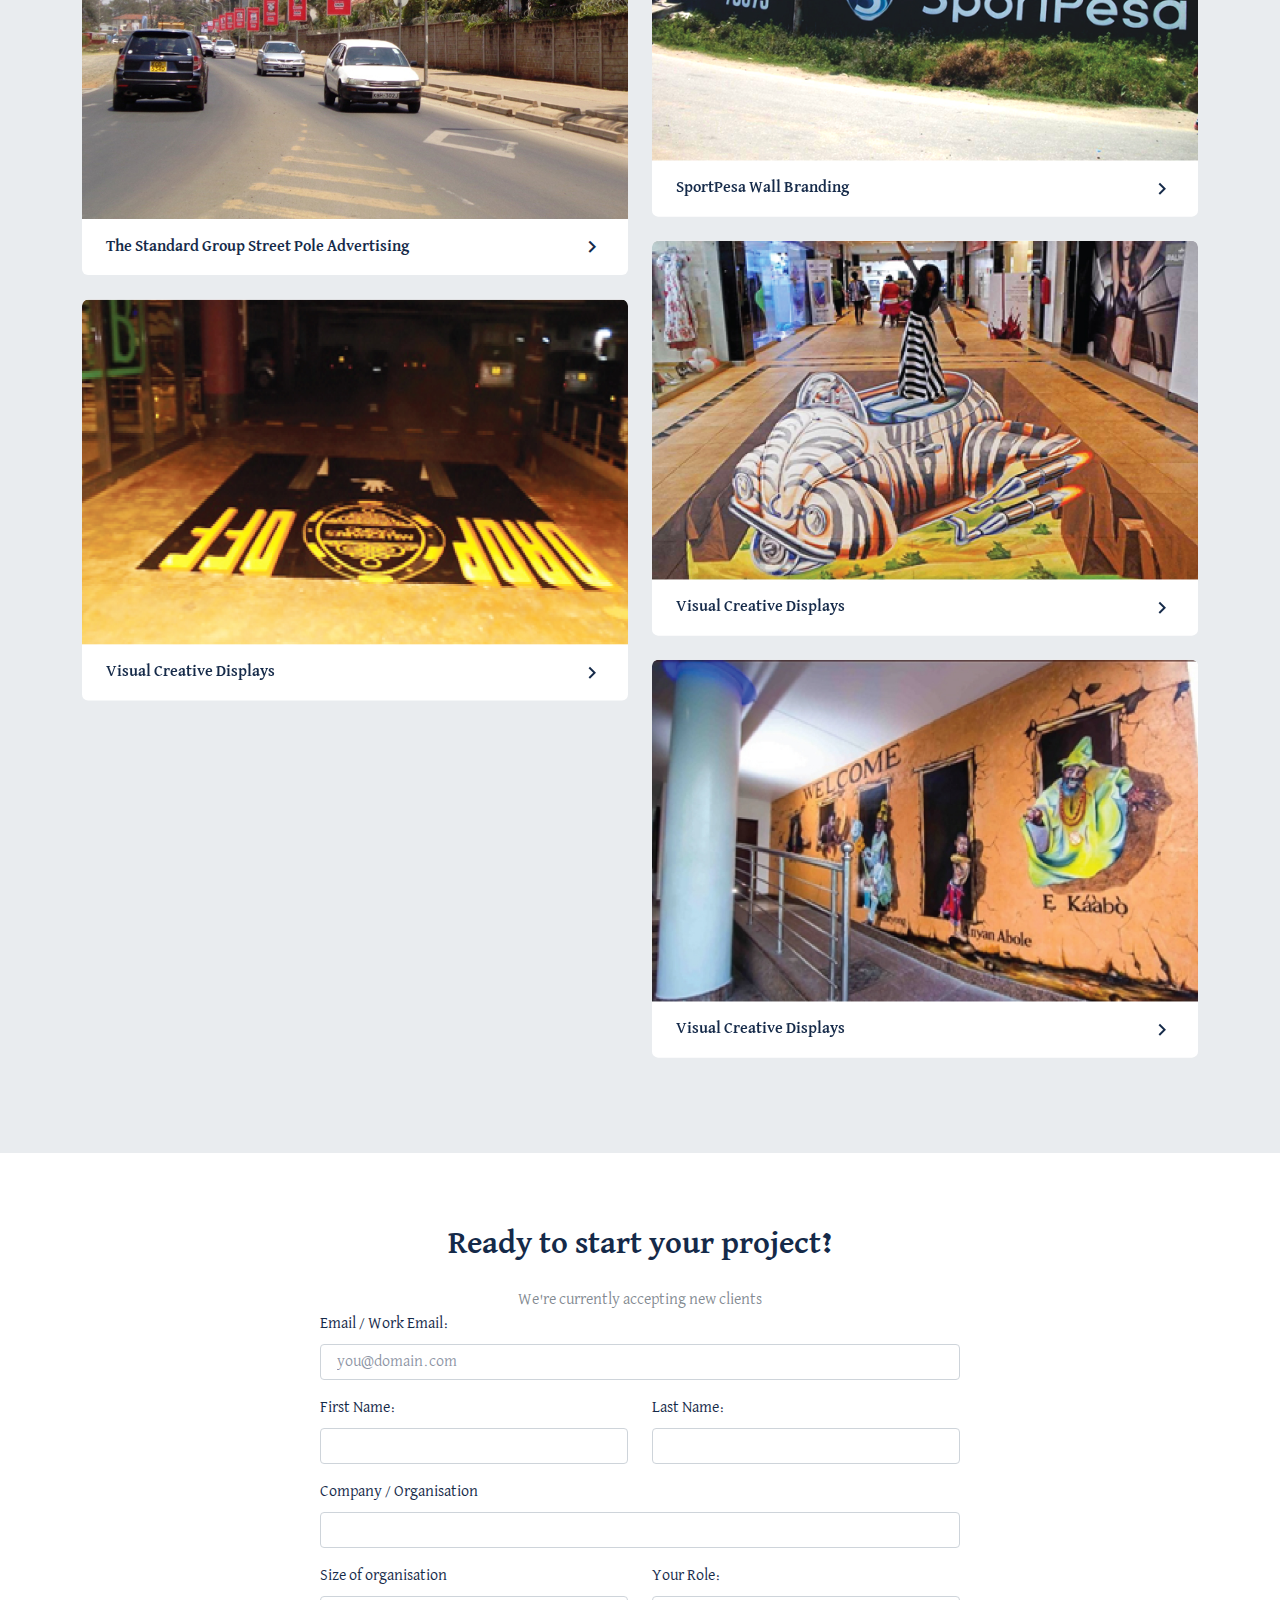
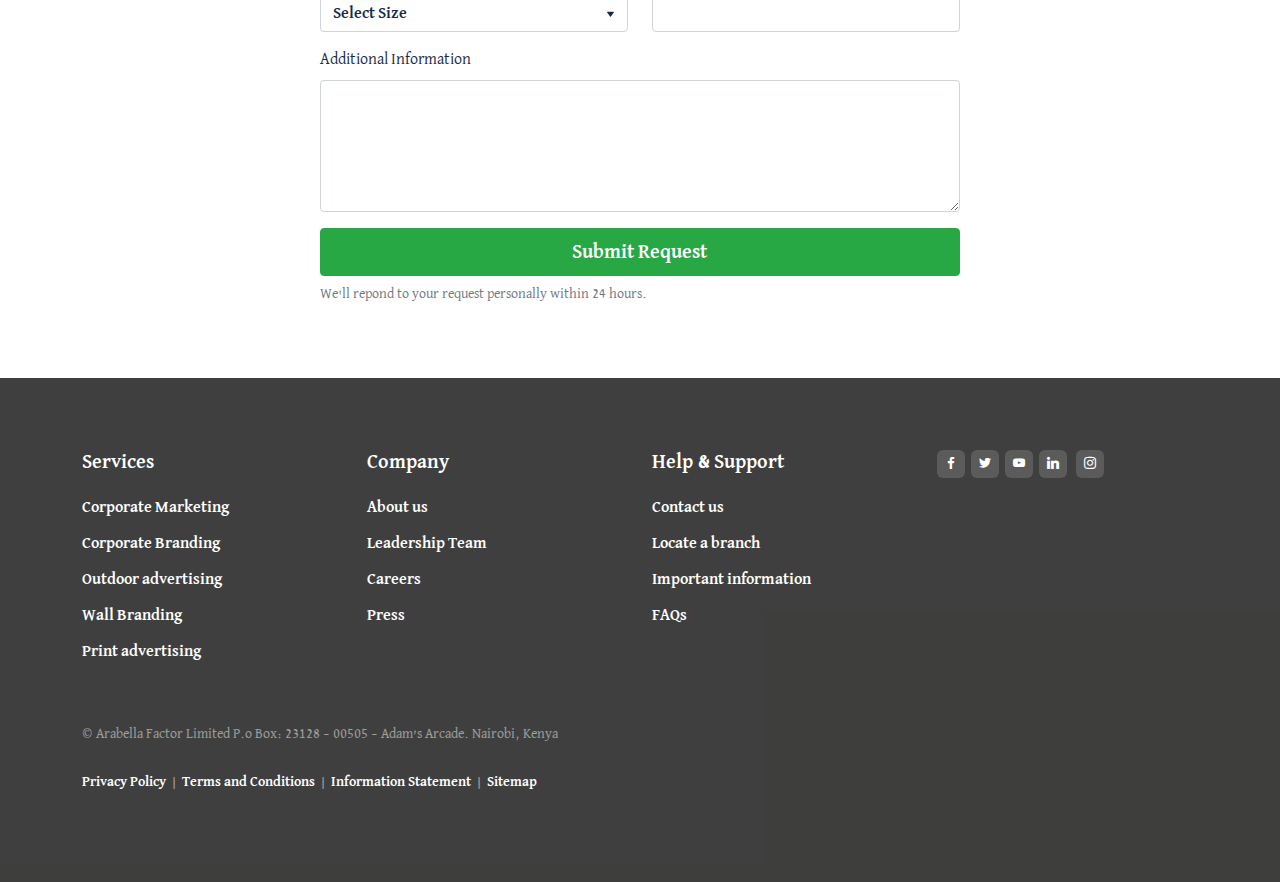
<file: portfolio.html>
<!DOCTYPE html>
<html lang="en">
<meta http-equiv="content-type" content="text/html;charset=utf-8" />
<head>

    <!-- Global site tag (gtag.js) - Google Analytics -->
    <script async src="https://www.googletagmanager.com/gtag/js?id=UA-52115242-15"></script>
    <script>
      window.dataLayer = window.dataLayer || [];

      function gtag()
      {
        dataLayer.push(arguments);
      }
      gtag('js', new Date());
      gtag('config', 'UA-52115242-15');
    </script>

    <meta charset="utf-8">
    <title>Arabella Factor Limited</title>
    <meta name="viewport" content="width=device-width, initial-scale=1.0">
    <meta name="description" content="A corporate Bootstrap theme by Medium Rare">
    <link href="https://fonts.googleapis.com/icon?family=Material+Icons" rel="stylesheet">
    <link rel="preconnect" href="https://fonts.googleapis.com">
<link rel="preconnect" href="https://fonts.gstatic.com" crossorigin>
<link href="https://fonts.googleapis.com/css2?family=David+Libre:wght@400;500;700&display=swap" rel="stylesheet">  <link href="assets/css/theme.css" rel="stylesheet" type="text/css" media="all">
    <link href="assets/css/custom.css" rel="stylesheet" type="text/css" media="all">
    <script type="text/javascript" src="assets/js/scrollreveal.js"></script>

  </head>
  <body>
    <nav class="navbar navbar-expand-lg navbar-dark bg-dark py-0">
        <div class="container">
          <div class="collapse navbar-collapse navMenu justify-content-between">
            <div class="d-flex justify-content-end justify-content-lg-start pt-1 pt-lg-0">
           
                
              </div>
            </div>
            <div class="py-1 d-flex align-items-center justify-content-end">
              <ul class="navbar-nav d-flex flex-row">
                <li class="nav-item">
                  <a href="#" class="text-small nav-link px-2">info@arabellafactor.com</a>
                </li>
                <li class="nav-item">
                    <a href="#" class="text-small nav-link px-2">+254 721 823569</a>
                  </li>
                
              </ul>
              <button class="btn btn-sm mr-2" data-toggle="collapse" data-target="#searchCollapse"><i class="material-icons">search</i> Search</button>
              <ul class="list-social-links d-flex mb-lg-0">
                <li class="text-white"><a href="#"><i class="socicon-facebook"></i></a></li>
                <li class="text-white"><a href="#"><i class="socicon-twitter"></i></a></li>
                <li class="text-white"><a href="#"><i class="socicon-youtube"></i></a></li>
                <li class="text-white"><a href="#"><i class="socicon-linkedin"></i></a></li>
                <li class="text-white"><a href="#"><i class="socicon-instagram"></i></a></li>
              </ul>
            </div>
          </div>
        </div>
      </nav>
      <div id="searchCollapse" class="bg-dark collapse">
        <div class="container px-3 px-sm-0 px-lg-2">
          <div class="input-group input-group-lg pb-2">
            <div class="input-group-prepend">
              <span class="input-group-text" id="navSearch">
                <i class="material-icons">search</i>
              </span>
            </div>
            <input type="search" class="form-control" placeholder="Search" aria-label="Search">
          </div>
        </div>
      </div>
      <nav class="navbar navbar-expand-lg navbar-light bg-white sticky-top">
        <div class="container">
          <a class="navbar-brand" href="index.html">
            <img alt="Arabella Factor" src="assets/img/logo/logo.jpeg" class="logo">
          </a>
          <button class="navbar-toggler" type="button" data-toggle="collapse" data-target=".navMenu" aria-expanded="false" aria-label="Toggle navigation">
            <span class="navbar-toggler-icon"></span>
          </button>
  
          <div class="collapse navbar-collapse justify-content-end navMenu">
  
            <ul class="navbar-nav">
  
              <li class="nav-item">
                <a class="nav-link h5" href="our-services.html">What we do</a>
              </li>
              <li class="nav-item">
                <a class="nav-link h5" href="about-us.html">About Us</a>
              </li>
              <li class="nav-item">
                <a class="nav-link h5" href="portfolio.html">Portfolio</a>
              </li>
  
            </ul>
          </div>
        </div>
      </nav>
      <section class="bg-gradient-2">
        <img src="assets/img/page-imgs/billboards.jpg" alt="Arabella Factor Billboard Services" class="front-banner bg-image opacity-20">
        <div class="container height-lg-30">
          <div class="row">
            <div class="col-md-8 col-lg-7 col-xl-6">
              <nav aria-label="breadcrumb">
                <ol class="breadcrumb p-0 bg-dark bg-transparent">
                  <li class="breadcrumb-item">
                    <a class="text-white" href="index.html">Home</a>
                  </li>
                  <li class="breadcrumb-item">
                    <a class="text-white" href="portfolio.html">Portfolio</a>
                  </li>
                  
                </ol>
              </nav>
              <h1 class="display-4 text-white hero-text">
                Our Portfolio
              </h1>
                         
            </div>
          </div>
        </div>
      </section>

      <section class="pt-5">
        <div class="container">
          <div class="row mb-4 text-center">
            <div class="col">
              <h2 class="text-title mb-3 display-4">Showcase of projects we have done</h2>
            </div>
          </div>
     
          <div class="row mb-4">
            
            <div class="col d-flex justify-content-center">
              <nav class="nav-pills d-flex" data-isotope-id="projects">
                <a href="#" class="nav-link active text-success lead" data-isotope-filter="*">All</a>
                <a href="#" class="nav-link lead" data-isotope-filter=".corporate">Corporate</a>
                <a href="#" class="nav-link lead" data-isotope-filter=".creative">Creatives</a>
              </nav>
            </div>
          </div>
          <div class="row isotope" data-isotope-id="projects">
            <div class="col-sm-6 mb-3 grid-item corporate">
              <a href="portfolio-aar.html" class="card hover-effect mb-0">
                <img class="card-img-top" src="assets/img/portfolio/AAR WEBSITE VISUALS 2021-3.jpg" alt="AAR Street Pole Advertising">
                <div class="card-body">
                  <div class="d-flex justify-content-between align-items-center">
                    <h6 class="mb-0">AAR Street Pole Advertising</h6>
                    <i class="material-icons text-dark">keyboard_arrow_right</i>
                  </div>
                </div>
              </a>
            </div>
            <div class="col-sm-6 mb-3 grid-item corporate">
              <a href="#" class="card hover-effect mb-0">
                <img class="card-img-top" src="assets/img/portfolio/Nrb hospital.jpg" alt="The Nairobi Hospital Street Pole Advertising">
                <div class="card-body">
                  <div class="d-flex justify-content-between align-items-center">
                    <h6 class="mb-0">The Nairobi Hospital Street Pole Advertising</h6>
                    <i class="material-icons text-dark">keyboard_arrow_right</i>
                  </div>
                </div>
              </a>
            </div>
            <div class="col-sm-6 mb-3 grid-item corporate">
              <a href="#" class="card hover-effect mb-0">
                <img class="card-img-top" src="assets/img/portfolio/The Standard.jpg" alt="The Standard Group Street Pole Advertising">
                <div class="card-body">
                  <div class="d-flex justify-content-between align-items-center">
                    <h6 class="mb-0">The Standard Group Street Pole Advertising</h6>
                    <i class="material-icons text-dark">keyboard_arrow_right</i>
                  </div>
                </div>
              </a>
            </div>
            <div class="col-sm-6 mb-3 grid-item corporate">
              <a href="#" class="card hover-effect mb-0">
                <img class="card-img-top" src="assets/img/frontpage/wall-branding-5.png" alt="SportPesa Wall Branding">
                <div class="card-body">
                  <div class="d-flex justify-content-between align-items-center">
                    <h6 class="mb-0">SportPesa Wall Branding</h6>
                    <i class="material-icons text-dark">keyboard_arrow_right</i>
                  </div>
                </div>
              </a>
            </div>
            <div class="col-sm-6 mb-3 grid-item creative">
              <a href="#" class="card hover-effect mb-0">
                <img class="card-img-top" src="assets/img/portfolio/Arabella Visuals 1-1.jpg" alt="Visual Creative Displays">
                <div class="card-body">
                  <div class="d-flex justify-content-between align-items-center">
                    <h6 class="mb-0">Visual Creative Displays</h6>
                    <i class="material-icons text-dark">keyboard_arrow_right</i>
                  </div>
                </div>
              </a>
            </div>
            <div class="col-sm-6 mb-3 grid-item creative">
              <a href="#" class="card hover-effect mb-0">
                <img class="card-img-top" src="assets/img/portfolio/Arabella Visuals 1-2.jpg" alt="Visual Creative Displays">
                <div class="card-body">
                  <div class="d-flex justify-content-between align-items-center">
                    <h6 class="mb-0">Visual Creative Displays</h6>
                    <i class="material-icons text-dark">keyboard_arrow_right</i>
                  </div>
                </div>
              </a>
            </div>
            <div class="col-sm-6 mb-3 grid-item creative">
              <a href="#" class="card hover-effect mb-0">
                <img class="card-img-top" src="assets/img/portfolio/Arabella Visuals 1-3.jpg" alt="Visual Creative Displays">
                <div class="card-body">
                  <div class="d-flex justify-content-between align-items-center">
                    <h6 class="mb-0">Visual Creative Displays</h6>
                    <i class="material-icons text-dark">keyboard_arrow_right</i>
                  </div>
                </div>
              </a>
            </div>
          </div>
        </div>
      </section>
      <section class="bg-white">
            <div class="container">
              <div class="row justify-content-center">
                <div class="col col-12 text-center">
                  <span class="d-block mb-3 h2">Ready to start your project?</span>
                  <span class="d-block mt-3 text-muted">We&apos;re currently accepting new clients</span>
                </div>
              </div>
              <div class="row justify-content-center">
                <div class="col-xl-7 col-lg-8">
                  <form>
                    <div class="row">
                      <div class="col">
                        <div class="form-group">
                          <label for="rich-form-1-email">Email / Work Email:</label>
                          <input id="rich-form-1-email" type="email" class="form-control" placeholder="you@domain.com" name="email">
                        </div>
                      </div>
                    </div>
                    <div class="row">
                      <div class="col-sm-6">
                        <div class="form-group">
                          <label for="rich-form-1-first">First Name:</label>
                          <input id="rich-form-1-first" type="text" class="form-control" name="first-name">
                        </div>
                      </div>
                      <div class="col-sm-6">
                        <div class="form-group">
                          <label for="rich-form-1-last">Last Name:</label>
                          <input id="rich-form-1-last" type="text" class="form-control" name="last-name">
                        </div>
                      </div>
                    </div>
                    <div class="row">
                      <div class="col">
                        <div class="form-group">
                          <label for="rich-form-1-org">Company / Organisation</label>
                          <input class="form-control" id="rich-form-1-org" type="text" name="org">
                        </div>
                      </div>
                    </div>
                    <div class="row">
                      <div class="col-sm-6">
                        <div class="form-group">
                          <label for="rich-form-1-select">Size of organisation</label>
                          <select class="custom-select form-control" id="rich-form-1-select">
                            <option selected>Select Size</option>
                            <option value="1">0 - 10 Members</option>
                            <option value="2">10 - 100 Members</option>
                            <option value="3">100+ Members</option>
                          </select>
                        </div>
                      </div>
                      <div class="col-sm-6">
                        <div class="form-group">
                          <label for="rich-form-1-role">Your Role:</label>
                          <input id="rich-form-1-role" name="role" type="text" class="form-control">
                        </div>
                      </div>
                    </div>
                    <div class="row">
                      <div class="col">
                        <div class="form-group">
                          <label for="rich-form-1-text">Additional Information</label>
                          <textarea name="text" id="rich-form-1-text" rows="5" class="form-control"></textarea>
                        </div>
                      </div>
                    </div>
                    <div class="row">
                      <div class="col">
                        <button class="btn btn-success btn-lg btn-block mb-1" type="submit">Submit Request</button>
                        <small>We&apos;ll repond to your request personally within 24 hours.</small>
                      </div>
                    </div>
                  </form>
                </div>
              </div>
            </div>
    
          </section>
  
<footer class="spacer-y-3 bg-dark-shade">
    <div class="container">
      <div class="row">
            
        <div class="col-6 col-md-3 mb-3 mb-md-0">
          
          <h5 class="text-white">Services</h5>
          <ul class="list-unstyled">
            <li class="py-0 py-md-1"><a href="#" class="text-white">Corporate Marketing</a>
            </li>
            <li class="py-0 py-md-1"><a href="#" class="text-white">Corporate Branding</a>
            </li>
            <li class="py-0 py-md-1"><a href="#" class="text-white">Outdoor advertising</a>
            </li>
            <li class="py-0 py-md-1"><a href="#" class="text-white">Wall Branding</a>
            </li>
            <li class="py-0 py-md-1"><a href="#" class="text-white">Print advertising</a>
            </li>
          </ul>
        </div>
        <div class="col-6 col-md-3 mb-3 mb-md-0">
          <h5 class="text-white">Company</h5>
          <ul class="list-unstyled">
            <li class="py-0 py-md-1"><a href="#" class="text-white">About us</a>
            </li>
            <li class="py-0 py-md-1"><a href="#" class="text-white">Leadership Team</a>
            </li>
            <li class="py-0 py-md-1"><a href="#" class="text-white">Careers</a>
            </li>
            <li class="py-0 py-md-1"><a href="#" class="text-white">Press</a>
            </li>
          </ul>
        </div>
        <div class="col-12 col-md-3 mb-3 mb-md-0">
          <h5 class="text-white">Help &amp; Support</h5>
          <ul class="list-unstyled">
            <li class="py-0 py-md-1"><a href="#" class="text-white">Contact us</a>
            </li>
            <li class="py-0 py-md-1"><a href="#" class="text-white">Locate a branch</a>
            </li>
            <li class="py-0 py-md-1"><a href="#" class="text-white">Important information</a>
            </li>
            <li class="py-0 py-md-1"><a href="#" class="text-white">FAQs</a>
            </li>
          </ul>
        </div>
        <div class="col-12 col-md-3">
          
          <ul class="list-social-links">
            <li class="text-white"><a href="#"><i class="socicon-facebook"></i></a>
            </li>
            <li class="text-white"><a href="#"><i class="socicon-twitter"></i></a>
            </li>
            <li class="text-white"><a href="#"><i class="socicon-youtube"></i></a>
            </li>
            <li class="text-white"><a href="#"><i class="socicon-linkedin"></i></a>
            </li>
            <li class="text-white"><a href="#"><i class="socicon-instagram"></i></a>
            </li>
          </ul>
        </div>
      </div>
      <div class="row mt-3 mt-md-4">
        <div class="col">
          <span class="text-small text-white opacity-50">&copy; Arabella Factor Limited P.o Box: 23128 – 00505 – Adam’s Arcade.
            Nairobi, Kenya
            </span>
        </div>
      </div>
      <div class="row mt-3">
        <div class="col">
          <ul class="list-unstyled d-flex list-pipe-separator">
            <li><a href="#" class="text-white text-small">Privacy Policy</a>
            </li>
            <li><a href="#" class="text-white text-small">Terms and Conditions</a>
            </li>
            <li><a href="#" class="text-white text-small">Information Statement</a>
            </li>
            <li><a href="#" class="text-white text-small">Sitemap</a>
            </li>
          </ul>
        </div>
      </div>
    </div>
  </footer>
  <script type="text/javascript" src="assets/js/jquery-3.2.1.min.js"></script>
  <script type="text/javascript" src="assets/js/popper.min.js"></script>
  <script type="text/javascript" src="assets/js/prism.min.js"></script>
  <script type="text/javascript" src="assets/js/smooth-scroll.polyfills.min.js"></script>
  <script type="text/javascript" src="assets/js/scrollMonitor.js"></script>
  <script type="text/javascript" src="assets/js/bootstrap.min.js"></script>
  <script type="text/javascript" src="assets/js/clipboard.min.js"></script>
  <script type="text/javascript" src="assets/js/jquery.countdown.min.js"></script>
  <script type="text/javascript" src="assets/js/flickity.pkgd.min.js"></script>
  <script type="text/javascript" src="assets/js/isotope.pkgd.min.js"></script>
  <script type="text/javascript" src="assets/js/jquery.smartWizard.js"></script>
  <script type="text/javascript" src="assets/js/jquery.fancybox.min.js"></script>
  <script type="text/javascript" src="assets/js/zoom-vanilla.min.js"></script>
  <script type="text/javascript" src="assets/js/theme.js"></script>
  <script type="text/javascript" src="assets/js/main.js"></script>

  <!-- Code injected by live-server -->
<script type="text/javascript">
// <![CDATA[  <-- For SVG support
if ('WebSocket' in window) {
    (function () {
        function refreshCSS() {
            var sheets = [].slice.call(document.getElementsByTagName("link"));
            var head = document.getElementsByTagName("head")[0];
            for (var i = 0; i < sheets.length; ++i) {
                var elem = sheets[i];
                var parent = elem.parentElement || head;
                parent.removeChild(elem);
                var rel = elem.rel;
                if (elem.href && typeof rel != "string" || rel.length == 0 || rel.toLowerCase() == "stylesheet") {
                    var url = elem.href.replace(/(&|\?)_cacheOverride=\d+/, '');
                    elem.href = url + (url.indexOf('?') >= 0 ? '&' : '?') + '_cacheOverride=' + (new Date().valueOf());
                }
                parent.appendChild(elem);
            }
        }
        var protocol = window.location.protocol === 'http:' ? 'ws://' : 'wss://';
        var address = protocol + window.location.host + window.location.pathname + '/ws';
        var socket = new WebSocket(address);
        socket.onmessage = function (msg) {
            if (msg.data == 'reload') window.location.reload();
            else if (msg.data == 'refreshcss') refreshCSS();
        };
        if (sessionStorage && !sessionStorage.getItem('IsThisFirstTime_Log_From_LiveServer')) {
            console.log('Live reload enabled.');
            sessionStorage.setItem('IsThisFirstTime_Log_From_LiveServer', true);
        }
    })();
}
else {
    console.error('Upgrade your browser. This Browser is NOT supported WebSocket for Live-Reloading.');
}
// ]]>
</script></body>
  </html>
</file>
<file: assets/css/custom.css>
/**Custom code**/
.front-banner {
    position: relative;
  }
  .front-banner:after {
    content: "";
    position: absolute;
    bottom: 0;
    left: -15px;
    right: -15px;
    top: 0;
    background: url("../img/frontpage/cityscape.svg") center bottom 15px no-repeat;
    background-size: 100% auto;
    pointer-events: none;
  }

  .footer-logo{
    width: 180px;
    height: 55px;
  }
</file>
